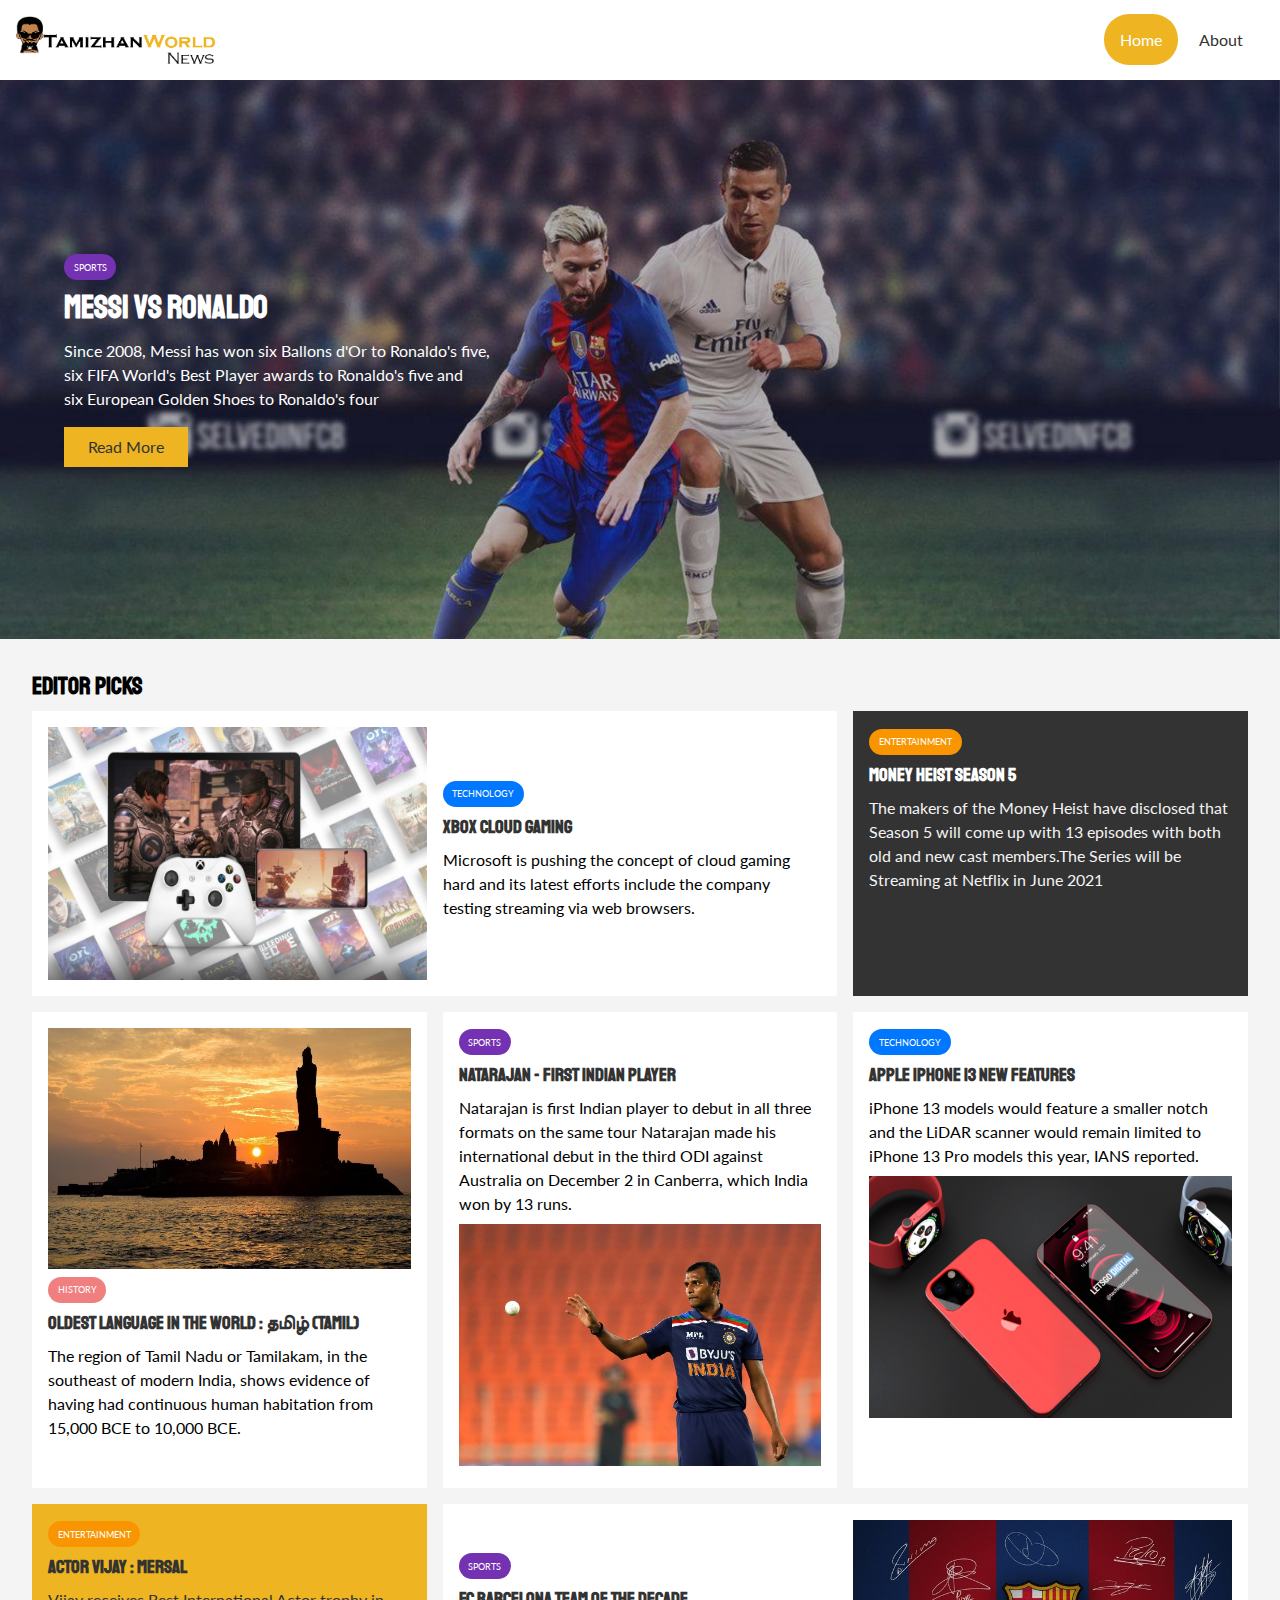
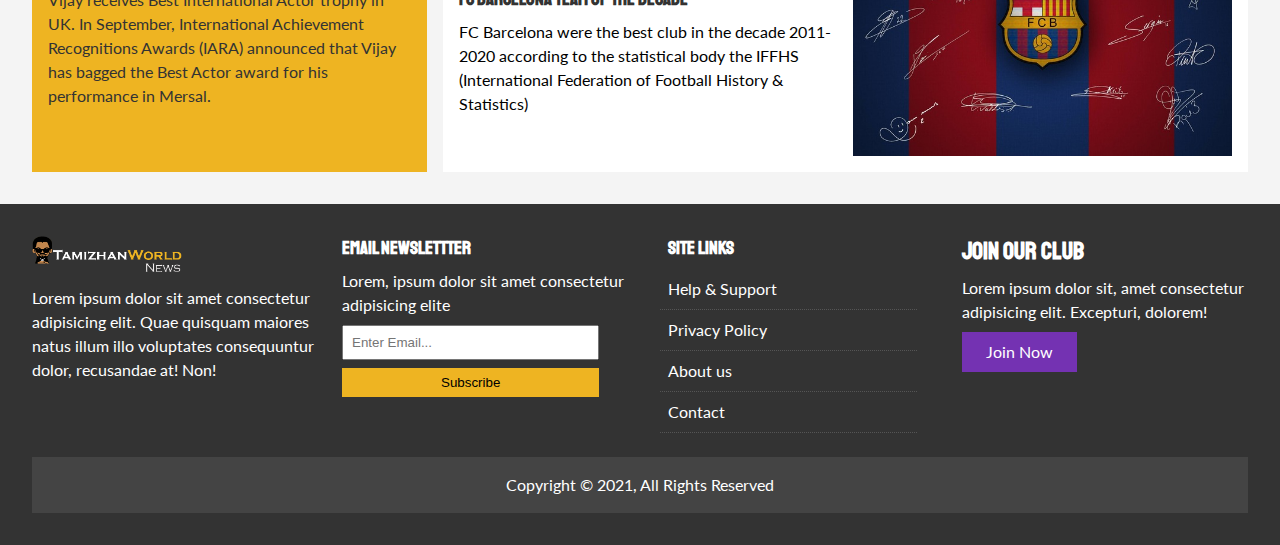
<file: index.html>
<!DOCTYPE html>
<html lang="en">

<head>
  <meta charset="UTF-8">
  <meta http-equiv="X-UA-Compatible" content="IE=edge">
  <meta name="viewport" content="width=device-width, initial-scale=1.0">
  <link rel="stylesheet" href="https://pro.fontawesome.com/releases/v5.10.0/css/all.css"
 integrity="sha384-AYmEC3Yw5cVb3ZcuHtOA93w35dYTsvhLPVnYs9eStHfGJvOvKxVfELGroGkvsg+p" crossorigin="anonymous" />
  <link href="https://fonts.googleapis.com/css?family=Lato|Staatliches" rel="stylesheet">
  <link rel="stylesheet" href="css/style.css">
  <link rel="stylesheet" media="screen and (max-width: 768px)" href="css/mobile.css">
  <link rel="shortcut icon" type="image/x-icon" href="favicon.ico">
  <title>TAMIZHANWORLD | Latest News</title>
</head>

<body>
  <nav id="main-nav">
    <div class="container">
      <img src="img/logo.png" alt="logo" class="logo">
      <div class="social">
        <a href="https://www.facebook.com/tamiizhanworld/" target="_blank"><i class="fab fa-facebook fa-2x"></i></a>
        <a href="https://twitter.com/tamizhanworld1" target="_blank"><i class="fab fa-twitter fa-2x"></i></a>
        <a href="https://www.instagram.com/tamizhanworld.memes" target="_blank"><i
            class="fab fa-instagram fa-2x"></i></a>
        <a href="https://t.me/tamizhanworld" target="_blank"><i class="fab fa-telegram fa-2x"></i></a>
        <a href="https://www.youtube.com/channel/UCxXfNey7vyPsLWOIuSUCfew" target="_blank"><i
            class="fab fa-youtube fa-2x"></i></a>
      </div>
      <ul>
        <li><a class="current" href="index.html">Home</a></li>
        <li><a href="about.html">About</a></li>
      </ul>
    </div>
  </nav>
  <!-- ShowCase -->
  <header id="showcase">
    <div class="container">
      <div class="showcase-container">
        <div class="showcase-content">
          <div class="category category-sports">Sports</div>
          <h1>Messi vs Ronaldo</h1>
          <p>Since 2008, Messi has won six Ballons d'Or to Ronaldo's five,<br>
            six FIFA World's Best Player awards to Ronaldo's five and
            <br> six European Golden Shoes to Ronaldo's four
          </p>
          <a href="readmore.html" class="btn btn-primary">Read More</a>
        </div>
      </div>
    </div>
  </header>
  <!-- Home Article -->
  <section id="home-article" class="py-2">
    <div class="container">
      <h2>Editor Picks</h2>
      <div class="article-container">
        <article class="card">
          <img src="img/articles/game1.jpg" alt="">
          <div>
            <div class="category category-tech">Technology</div>
            <h3>
              <a href="article.html">Xbox Cloud Gaming</a>
            </h3>
            <p>Microsoft is pushing the concept of cloud gaming hard and its latest efforts include the company testing
              streaming via
              web browsers.</p>
          </div>
        </article>
        <article class="card bg-dark">
          <div class="category category-ent">Entertainment</div>
          <h3>
            <a href="article.html">Money Heist Season 5</a>
          </h3>
          <p>The makers of the Money Heist have disclosed that Season 5 will come up with 13 episodes
            with both old and new cast members.The Series will be Streaming at Netflix in June 2021</p>
        </article>
        <article class="card">
          <img src="img/articles/history.jpg" alt="">
          <div class="category category-history">History</div>
          <h3>
            <a href="history.html">Oldest Language in the world : தமிழ் (Tamil)</a>
          </h3>
          <p>The region of Tamil Nadu or Tamilakam, in the southeast of modern India,
            shows evidence of having had continuous human
            habitation from 15,000 BCE to 10,000 BCE.
          </p>
        </article>
        <article class="card">
          <div  class="category category-sports">Sports</div>
          <h3>
            <a href="nattu.html">Natarajan - First Indian Player</a>
          </h3>
          <p>Natarajan is first Indian player to debut in all three formats on the same tour
            Natarajan made his international debut in the third ODI against Australia on December 2 in Canberra,
            which India won by 13 runs.</p>
          <img src="img/articles/nattu.jpg" alt="Natarajan">
        </article>
        <article class="card">
          <div class="category category-tech">Technology</div>
          <h3>
            <a href="article.html">Apple iPhone 13 New Features</a>
          </h3>
          <p>iPhone 13 models would feature a smaller notch and the LiDAR scanner
            would remain limited to iPhone 13 Pro models this
            year, IANS reported.</p>
          <img src="img/articles/tech.png" alt="Natarajan">
        </article>
        <article class="card bg-primary">
          <div class="category category-ent">Entertainment</div>
          <h3>
            <a href="article.html">Actor Vijay : Mersal</a>
          </h3>
          <p>Vijay receives Best International Actor trophy in UK. In September,
            International Achievement Recognitions Awards (IARA)
            announced that Vijay has bagged the Best Actor award for his performance in Mersal.</p>
        </article>
        <article class="card">
          <div>
            <div class="category category-sports">Sports</div>
            <h3>
              <a href="football.html">FC Barcelona Team of The Decade</a>
            </h3>
            <p>FC Barcelona were the best club in the decade
              2011-2020 according to the statistical body the IFFHS (International
              Federation of Football History & Statistics)</p>
          </div>
          <img src="img/articles/barcelona.jpg" alt="barca">
        </article>
      </div>
    </div>
  </section>
  <!-- Footer -->
  <footer id="footer" class="py-2">
    <div class="container footer-container">
      <div>
        <img src="img/logo1.png" alt="Tamizhanworld">
        <p>Lorem ipsum dolor sit amet consectetur adipisicing elit. Quae quisquam maiores natus
          illum illo voluptates consequuntur dolor, recusandae at! Non!</p>
      </div>
      <div>
        <h3>Email Newslettter</h3>
        <p>Lorem, ipsum dolor sit amet consectetur adipisicing elite</p>
        <form name="contact" method="POST" data-netlify="true">
          <input type="email" name="email" placeholder="Enter Email...">
          <input type="submit" value="Subscribe" class="btn btn-primary">
        </form>
      </div>
      <div id="list1">
        <h3>Site Links</h3>
        <ul class="list">
          <li><a href="">Help & Support</a></li>
          <li><a href="">Privacy Policy</a></li>
          <li><a href="">About us</a></li>
          <li><a href="">Contact</a></li>
        </ul>
      </div>
      <div>
        <h2>Join our Club</h2>
        <p>Lorem ipsum dolor sit, amet consectetur adipisicing elit. Excepturi, dolorem!</p>
        <a href="#" class="btn btn-secondary">Join Now</a>
      </div>
      <div>
        <p>Copyright &copy; 2021, All Rights Reserved </p>
      </div>
    </div>
  </footer>
</body>

</html>
</file>
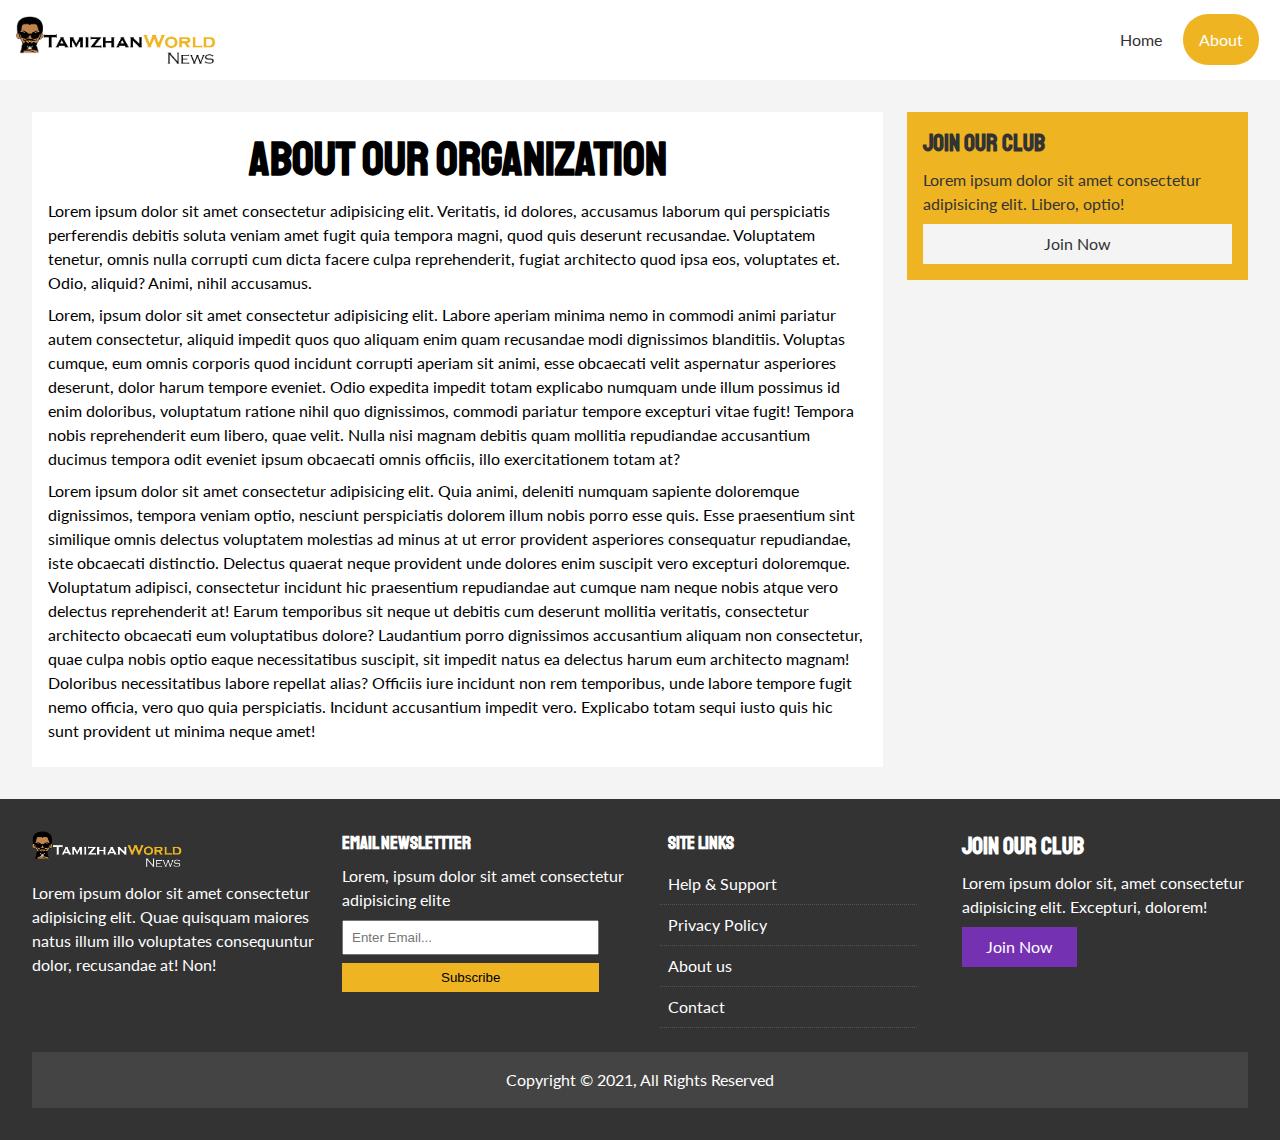
<file: about.html>
<!DOCTYPE html>
<html lang="en">

<head>
       <meta charset="UTF-8">
       <meta http-equiv="X-UA-Compatible" content="IE=edge">
       <meta name="viewport" content="width=device-width, initial-scale=1.0">
       <link rel="stylesheet" href="https://pro.fontawesome.com/releases/v5.10.0/css/all.css"
              integrity="sha384-AYmEC3Yw5cVb3ZcuHtOA93w35dYTsvhLPVnYs9eStHfGJvOvKxVfELGroGkvsg+p"
              crossorigin="anonymous" />
       <link href="https://fonts.googleapis.com/css?family=Lato|Staatliches" rel="stylesheet">
       <link rel="stylesheet" href="css/style.css">
       <link rel="stylesheet" media="screen and (max-width: 768px)" href="css/mobile.css">
       <link rel="shortcut icon" type="image/x-icon" href="favicon.ico">
       <title>TAMIZHANWORLD | About </title>
</head>

<body>
       <!-- Navbar -->
       <nav id="main-nav">
              <div class="container">
                     <img src="img/logo.png" alt="logo" class="logo">
                     <div class="social">
                            <a href="https://www.facebook.com/tamiizhanworld/" target="_blank"><i
                                          class="fab fa-facebook fa-2x"></i></a>
                            <a href="https://twitter.com/tamizhanworld1" target="_blank"><i
                                          class="fab fa-twitter fa-2x"></i></a>
                            <a href="https://www.instagram.com/tamizhanworld.memes" target="_blank"><i
                                          class="fab fa-instagram fa-2x"></i></a>
                            <a href="https://t.me/tamizhanworld" target="_blank"><i
                                          class="fab fa-telegram fa-2x"></i></a>
                            <a href="https://www.youtube.com/channel/UCxXfNey7vyPsLWOIuSUCfew" target="_blank"><i
                                          class="fab fa-youtube fa-2x"></i></a>
                     </div>
                     <ul>
                            <li><a  href="index.html">Home</a></li>
                            <li><a class="current" href="about.html">About</a></li>
                     </ul>
              </div>
       </nav>

       <section id="about">
              <div class="container">
                     <div class="page-container">
                            <article class="card">
                                   <h1 class="l-heading">About our Organization</h1>
                                   <p>Lorem ipsum dolor sit amet consectetur adipisicing elit. Veritatis, id dolores, accusamus laborum qui perspiciatis perferendis debitis soluta veniam amet fugit quia tempora magni, quod quis deserunt recusandae. Voluptatem tenetur, omnis nulla corrupti cum dicta facere culpa reprehenderit, fugiat architecto quod ipsa eos, voluptates et. Odio, aliquid? Animi, nihil accusamus.</p>
                                   <p>Lorem, ipsum dolor sit amet consectetur adipisicing elit. Labore aperiam minima nemo in commodi animi pariatur autem consectetur, aliquid impedit quos quo aliquam enim quam recusandae modi dignissimos blanditiis. Voluptas cumque, eum omnis corporis quod incidunt corrupti aperiam sit animi, esse obcaecati velit aspernatur asperiores deserunt, dolor harum tempore eveniet. Odio expedita impedit totam explicabo numquam unde illum possimus id enim doloribus, voluptatum ratione nihil quo dignissimos, commodi pariatur tempore excepturi vitae fugit! Tempora nobis reprehenderit eum libero, quae velit. Nulla nisi magnam debitis quam mollitia repudiandae accusantium ducimus tempora odit eveniet ipsum obcaecati omnis officiis, illo exercitationem totam at?</p>
                                   <p>Lorem ipsum dolor sit amet consectetur adipisicing elit. Quia animi, deleniti numquam sapiente doloremque dignissimos, tempora veniam optio, nesciunt perspiciatis dolorem illum nobis porro esse quis. Esse praesentium sint similique omnis delectus voluptatem molestias ad minus at ut error provident asperiores consequatur repudiandae, iste obcaecati distinctio. Delectus quaerat neque provident unde dolores enim suscipit vero excepturi doloremque. Voluptatum adipisci, consectetur incidunt hic praesentium repudiandae aut cumque nam neque nobis atque vero delectus reprehenderit at! Earum temporibus sit neque ut debitis cum deserunt mollitia veritatis, consectetur architecto obcaecati eum voluptatibus dolore? Laudantium porro dignissimos accusantium aliquam non consectetur, quae culpa nobis optio eaque necessitatibus suscipit, sit impedit natus ea delectus harum eum architecto magnam! Doloribus necessitatibus labore repellat alias? Officiis iure incidunt non rem temporibus, unde labore tempore fugit nemo officia, vero quo quia perspiciatis. Incidunt accusantium impedit vero. Explicabo totam sequi iusto quis hic sunt provident ut minima neque amet!</p>
                            </article>
                            <aside class="card bg-primary">
                                   <h2>Join Our Club</h2>
                                   <p>Lorem ipsum dolor sit amet consectetur adipisicing elit. Libero, optio!</p>
                                   <a href="#" class="btn btn-light btn-block">Join Now</a>
                            </aside>
                     </div>
              </div>
       </section>
      
       <!-- Footer -->
       <footer id="footer" class="py-2">
              <div class="container footer-container">
                     <div>
                            <img src="img/logo1.png" alt="Tamizhanworld">
                            <p>Lorem ipsum dolor sit amet consectetur adipisicing elit. Quae quisquam maiores natus
                                   illum illo voluptates consequuntur dolor, recusandae at! Non!</p>
                     </div>
                     <div>
                            <h3>Email Newslettter</h3>
                            <p>Lorem, ipsum dolor sit amet consectetur adipisicing elite</p>
                            <form name="contact" method="POST" data-netlify="true">
                                   <input type="email" name="email" placeholder="Enter Email...">
                                   <input type="submit" value="Subscribe" class="btn btn-primary">
                            </form>
                     </div>
                     <div id="list1">
                            <h3>Site Links</h3>
                            <ul class="list">
                                   <li><a href="">Help & Support</a></li>
                                   <li><a href="">Privacy Policy</a></li>
                                   <li><a href="">About us</a></li>
                                   <li><a href="">Contact</a></li>
                            </ul>
                     </div>
                     <div>
                            <h2>Join our Club</h2>
                            <p>Lorem ipsum dolor sit, amet consectetur adipisicing elit. Excepturi, dolorem!</p>
                            <a href="#" class="btn btn-secondary">Join Now</a>
                     </div>
                     <div>
                            <p>Copyright &copy; 2021, All Rights Reserved </p>
                     </div>
              </div>
       </footer>
</body>

</html>
</file>
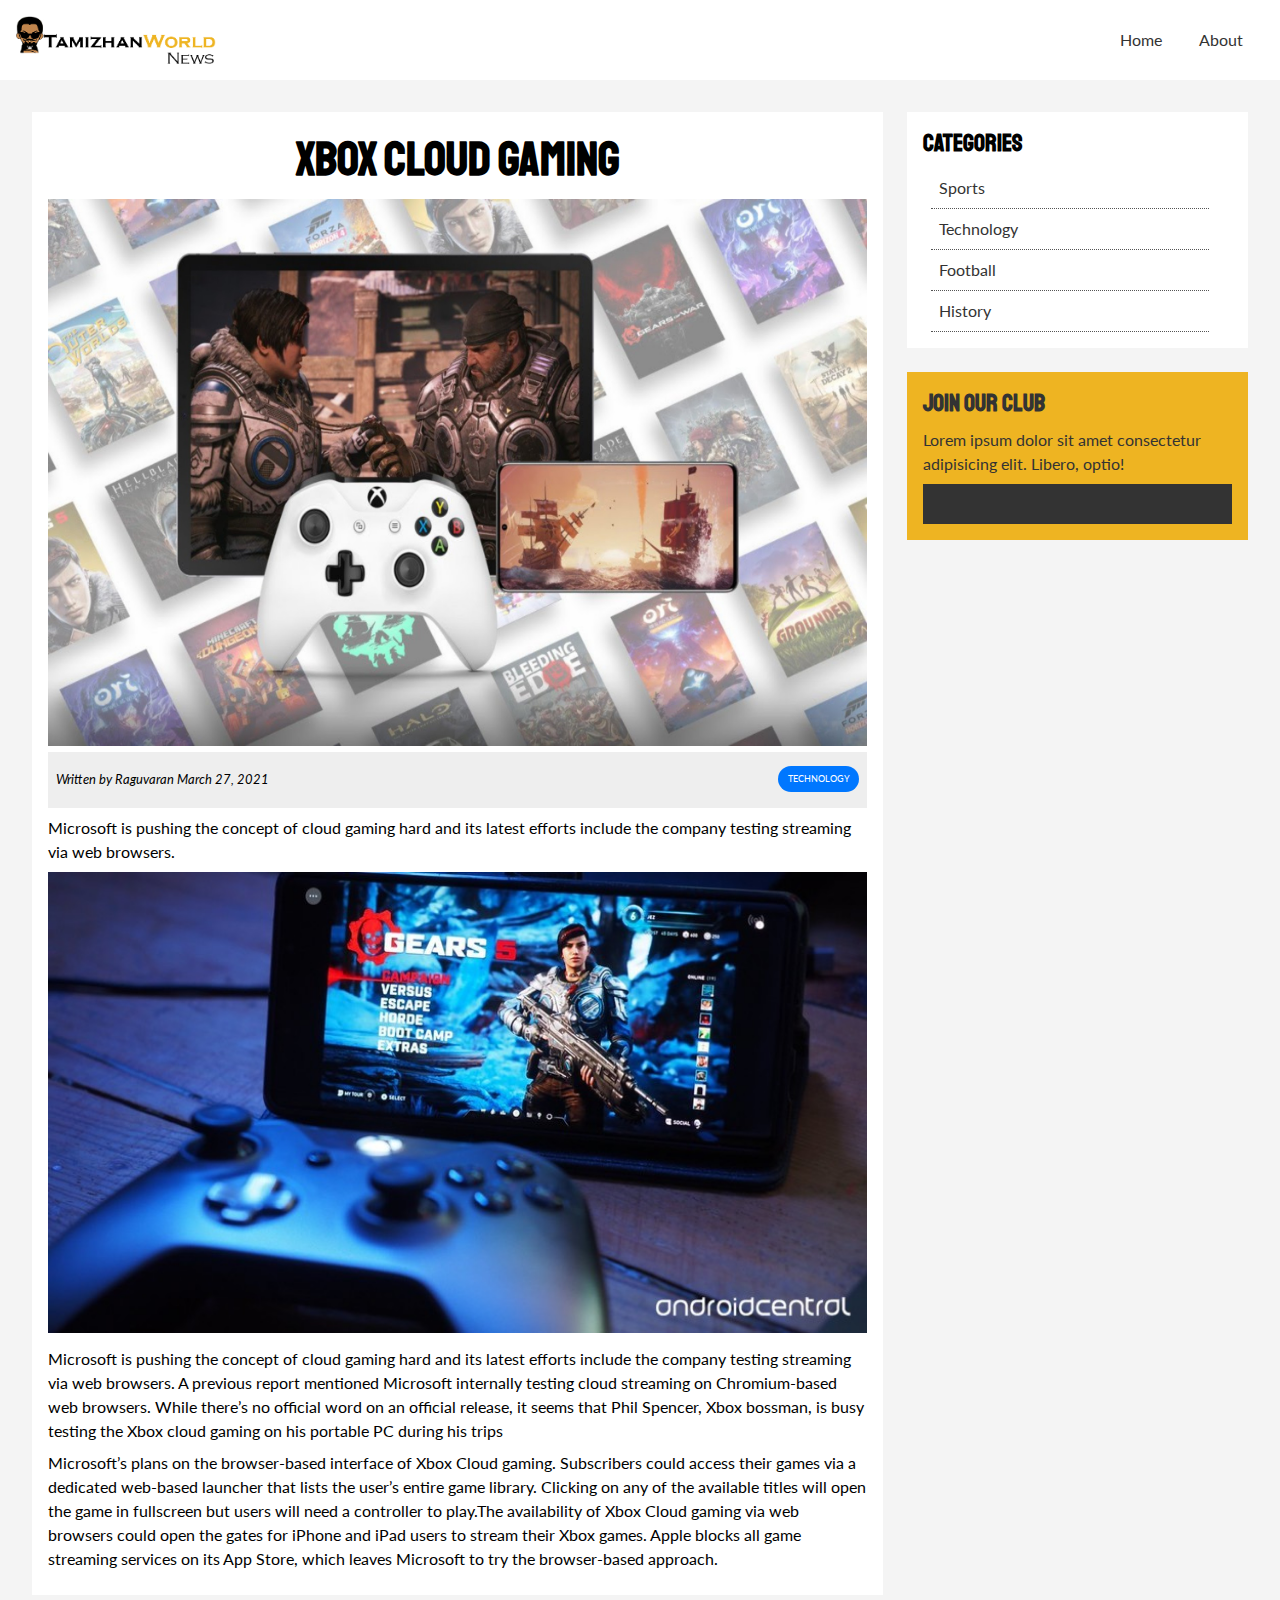
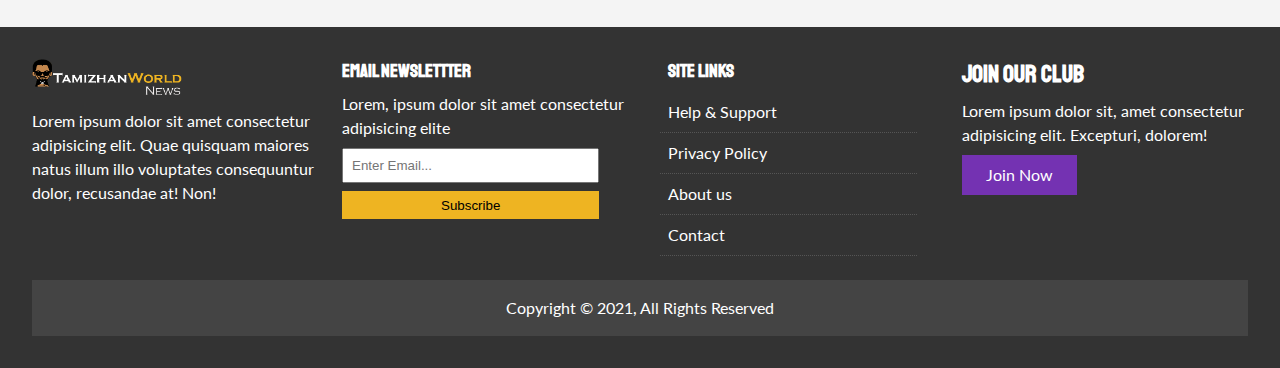
<file: article.html>
<!DOCTYPE html>
<html lang="en">

<head>
       <meta charset="UTF-8">
       <meta http-equiv="X-UA-Compatible" content="IE=edge">
       <meta name="viewport" content="width=device-width, initial-scale=1.0">
       <link rel="stylesheet" href="https://pro.fontawesome.com/releases/v5.10.0/css/all.css"
              integrity="sha384-AYmEC3Yw5cVb3ZcuHtOA93w35dYTsvhLPVnYs9eStHfGJvOvKxVfELGroGkvsg+p"
              crossorigin="anonymous" />
       <link href="https://fonts.googleapis.com/css?family=Lato|Staatliches" rel="stylesheet">
       <link rel="stylesheet" href="css/style.css">
       <link rel="stylesheet" media="screen and (max-width: 768px)" href="css/mobile.css">
       <link rel="shortcut icon" type="image/x-icon" href="favicon.ico">
       <title>TAMIZHANWORLD | Latest News </title>
</head>

<body>
       <!-- Navbar -->
       <nav id="main-nav">
              <div class="container">
                     <img src="img/logo.png" alt="logo" class="logo">
                     <div class="social">
                            <a href="https://www.facebook.com/tamiizhanworld/" target="_blank"><i
                                          class="fab fa-facebook fa-2x"></i></a>
                            <a href="https://twitter.com/tamizhanworld1" target="_blank"><i
                                          class="fab fa-twitter fa-2x"></i></a>
                            <a href="https://www.instagram.com/tamizhanworld.memes" target="_blank"><i
                                          class="fab fa-instagram fa-2x"></i></a>
                            <a href="https://t.me/tamizhanworld" target="_blank"><i
                                          class="fab fa-telegram fa-2x"></i></a>
                            <a href="https://www.youtube.com/channel/UCxXfNey7vyPsLWOIuSUCfew" target="_blank"><i
                                          class="fab fa-youtube fa-2x"></i></a>
                     </div>
                     <ul>
                            <li><a href="index.html">Home</a></li>
                            <li><a  href="about.html">About</a></li>
                     </ul>
              </div>
       </nav>

       <section id="article">
              <div class="container">
                     <div class="page-container">
                            <article class="card">
                                   <h1 class="l-heading">Xbox Cloud Gaming</h1>
                                   <img src="img/articles/game1.jpg" alt="Xbox Cloud Gaming">
                                   <div class="meta">
                                          <small>
                                                 <i class="fas far fa-user">Written by Raguvaran March 27, 2021</i>
                                          </small>
                                          <div class="category category-tech">Technology</div>
                                   </div>
                                   <p>Microsoft is pushing the concept of cloud gaming hard and its latest efforts include the company testing streaming via
                                   web browsers.</p>
                                          <img src="img/articles/game2.jpg" alt="xbox cloud">
                                   <p>Microsoft is pushing the concept of cloud gaming hard and its latest efforts include the company testing streaming via
                                   web browsers. A previous report mentioned Microsoft internally testing cloud streaming on Chromium-based web browsers.
                                   While there’s no official word on an official release, it seems that Phil Spencer, Xbox bossman, is busy testing the
                                   Xbox cloud gaming on his portable PC during his trips</p>
                                   <p>Microsoft’s plans on the browser-based interface of Xbox Cloud gaming. Subscribers could access their games via a
                                   dedicated web-based launcher that lists the user’s entire game library. Clicking on any of the available titles will
                                   open the game in fullscreen but users will need a controller to play.The availability of Xbox Cloud gaming via web
                                   browsers could open the gates for iPhone and iPad users to stream their Xbox games. Apple blocks all game streaming
                                   services on its App Store, which leaves Microsoft to try the browser-based approach.</p>
                            </article>
                            <aside id="categories" class="card">
                                   <h2>Categories</h2>
                                   <ul class="list">
                                          <li><a href="nattu.html"><i class="fas fa-chevron-right"></i>Sports</a></li>
                                          <li><a href="article.html"><i class="fas fa-chevron-right"></i>Technology</a></li>
                                          <li><a href="football.html"><i class="fas fa-chevron-right"></i>Football</a></li>
                                          <li><a href="history.html"><i class="fas fa-chevron-right"></i>History</a></li>
                                         
                                   </ul>

                            </aside>

                             

                            <aside class="card bg-primary">
                                   <h2>Join Our Club</h2>
                                   <p>Lorem ipsum dolor sit amet consectetur adipisicing elit. Libero, optio!</p>
                                   <a href="#" class="btn btn-dark btn-block">Join Now</a>
                            </aside>
                     </div>
              </div>
       </section>

       <!-- Footer -->
       <footer id="footer" class="py-2">
              <div class="container footer-container">
                     <div>
                            <img src="img/logo1.png" alt="Tamizhanworld">
                            <p>Lorem ipsum dolor sit amet consectetur adipisicing elit. Quae quisquam maiores natus
                                   illum illo voluptates consequuntur dolor, recusandae at! Non!</p>
                     </div>
                     <div>
                            <h3>Email Newslettter</h3>
                            <p>Lorem, ipsum dolor sit amet consectetur adipisicing elite</p>
                            <form name="contact" method="POST" data-netlify="true">
                                   <input type="email" name="email" placeholder="Enter Email...">
                                   <input type="submit" value="Subscribe" class="btn btn-primary">
                            </form>
                     </div>
                     <div id="list1">
                            <h3>Site Links</h3>
                            <ul class="list">
                                   <li><a href="">Help & Support</a></li>
                                   <li><a href="">Privacy Policy</a></li>
                                   <li><a href="">About us</a></li>
                                   <li><a href="">Contact</a></li>
                            </ul>
                     </div>
                     <div>
                            <h2>Join our Club</h2>
                            <p>Lorem ipsum dolor sit, amet consectetur adipisicing elit. Excepturi, dolorem!</p>
                            <a href="#" class="btn btn-secondary">Join Now</a>
                     </div>
                     <div>
                            <p>Copyright &copy; 2021, All Rights Reserved </p>
                     </div>
              </div>
       </footer>
</body>

</html>
</file>
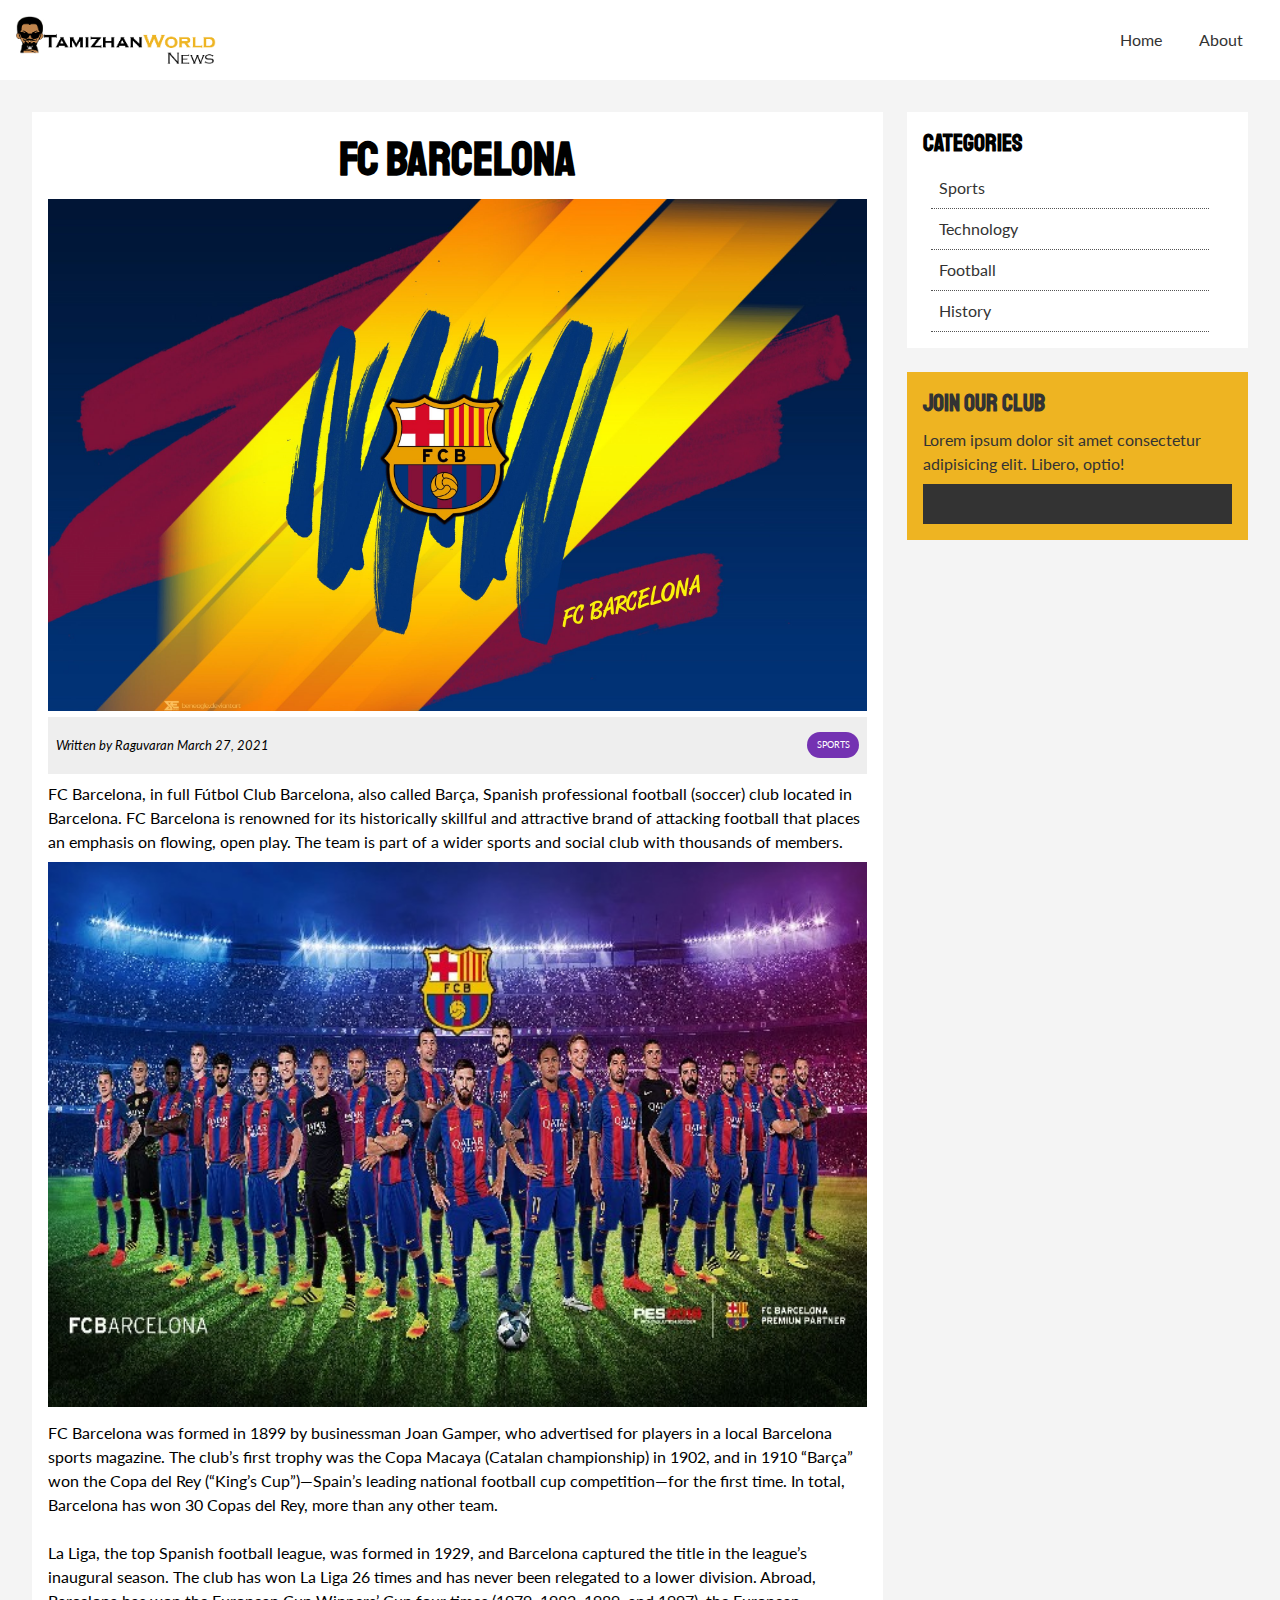
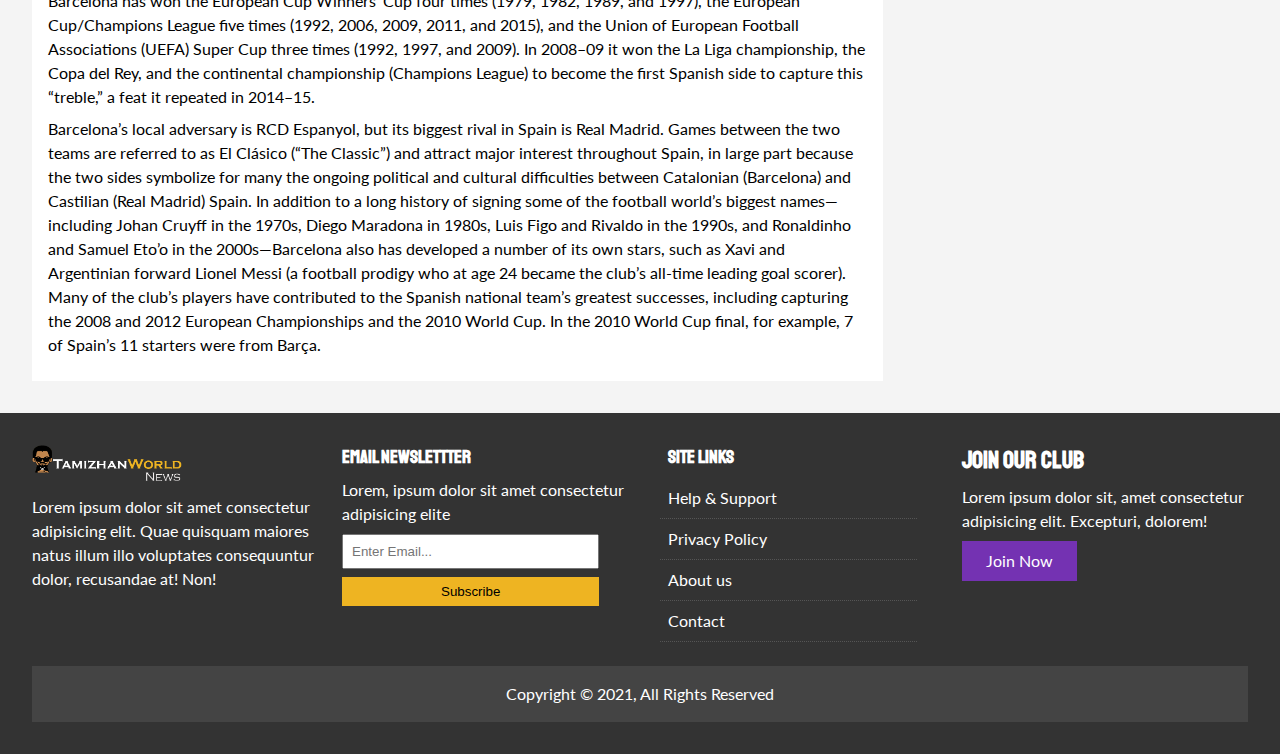
<file: football.html>
<!DOCTYPE html>
<html lang="en">

<head>
       <meta charset="UTF-8">
       <meta http-equiv="X-UA-Compatible" content="IE=edge">
       <meta name="viewport" content="width=device-width, initial-scale=1.0">
       <link rel="stylesheet" href="https://pro.fontawesome.com/releases/v5.10.0/css/all.css"
              integrity="sha384-AYmEC3Yw5cVb3ZcuHtOA93w35dYTsvhLPVnYs9eStHfGJvOvKxVfELGroGkvsg+p"
              crossorigin="anonymous" />
       <link href="https://fonts.googleapis.com/css?family=Lato|Staatliches" rel="stylesheet">
       <link rel="stylesheet" href="css/style.css">
       <link rel="stylesheet" media="screen and (max-width: 768px)" href="css/mobile.css">
       <link rel="shortcut icon" type="image/x-icon" href="favicon.ico">
       <title>TAMIZHANWORLD | Football </title>
</head>

<body>
       <!-- Navbar -->
       <nav id="main-nav">
              <div class="container">
                     <img src="img/logo.png" alt="logo" class="logo">
                     <div class="social">
                            <a href="https://www.facebook.com/tamiizhanworld/" target="_blank"><i
                                          class="fab fa-facebook fa-2x"></i></a>
                            <a href="https://twitter.com/tamizhanworld1" target="_blank"><i
                                          class="fab fa-twitter fa-2x"></i></a>
                            <a href="https://www.instagram.com/tamizhanworld.memes" target="_blank"><i
                                          class="fab fa-instagram fa-2x"></i></a>
                            <a href="https://t.me/tamizhanworld" target="_blank"><i
                                          class="fab fa-telegram fa-2x"></i></a>
                            <a href="https://www.youtube.com/channel/UCxXfNey7vyPsLWOIuSUCfew" target="_blank"><i
                                          class="fab fa-youtube fa-2x"></i></a>
                     </div>
                     <ul>
                            <li><a href="index.html">Home</a></li>
                            <li><a href="about.html">About</a></li>
                     </ul>
              </div>
       </nav>

       <section id="article">
              <div class="container">
                     <div class="page-container">
                            <article class="card">
                                   <h1 class="l-heading">FC Barcelona</h1>
                                   <img src="img/articles/786168.png" alt="Barca logo">
                                   <div class="meta">
                                          <small>
                                                 <i class="fas far fa-user">Written by Raguvaran March 27, 2021</i>
                                          </small>
                                          <div class="category category-sports">Sports</div>
                                   </div>
                                   <p>FC Barcelona, in full Fútbol Club Barcelona, also called Barça, Spanish professional football (soccer) club located in
                                   Barcelona. FC Barcelona is renowned for its historically skillful and attractive brand of attacking football that places
                                   an emphasis on flowing, open play. The team is part of a wider sports and social club with thousands of members.</p>
                                   <img src="img/articles/barca.jpg" alt="FC Barcelona">
                                   <p>FC Barcelona was formed in 1899 by businessman Joan Gamper, who advertised for players in a local Barcelona sports
                                   magazine. The club’s first trophy was the Copa Macaya (Catalan championship) in 1902, and in 1910 “Barça” won the Copa
                                   del Rey (“King’s Cup”)—Spain’s leading national football cup competition—for the first time. In total, Barcelona has won
                                   30 Copas del Rey, more than any other team.<br><br>
                                   
                                   La Liga, the top Spanish football league, was formed in 1929, and Barcelona captured the title in the league’s inaugural
                                   season. The club has won La Liga 26 times and has never been relegated to a lower division. Abroad, Barcelona has won
                                   the European Cup Winners’ Cup four times (1979, 1982, 1989, and 1997), the European Cup/Champions League five times
                                   (1992, 2006, 2009, 2011, and 2015), and the Union of European Football Associations (UEFA) Super Cup three times (1992,
                                   1997, and 2009). In 2008–09 it won the La Liga championship, the Copa del Rey, and the continental championship
                                   (Champions League) to become the first Spanish side to capture this “treble,” a feat it repeated in 2014–15.</p>
                                   <p>Barcelona’s local adversary is RCD Espanyol, but its biggest rival in Spain is Real Madrid. Games between the two teams
                                   are referred to as El Clásico (“The Classic”) and attract major interest throughout Spain, in large part because the two
                                   sides symbolize for many the ongoing political and cultural difficulties between Catalonian (Barcelona) and Castilian
                                   (Real Madrid) Spain. In addition to a long history of signing some of the football world’s biggest names—including Johan
                                   Cruyff in the 1970s, Diego Maradona in 1980s, Luis Figo and Rivaldo in the 1990s, and Ronaldinho and Samuel Eto’o in the
                                   2000s—Barcelona also has developed a number of its own stars, such as Xavi and Argentinian forward Lionel Messi (a
                                   football prodigy who at age 24 became the club’s all-time leading goal scorer). Many of the club’s players have
                                   contributed to the Spanish national team’s greatest successes, including capturing the 2008 and 2012 European
                                   Championships and the 2010 World Cup. In the 2010 World Cup final, for example, 7 of Spain’s 11 starters were from
                                   Barça.
                                   </p>
                            </article>
                            <aside id="categories" class="card">
                                   <h2>Categories</h2>
                                   <ul class="list">
                                          <li><a href="nattu.html"><i class="fas fa-chevron-right"></i>Sports</a></li>
                                          <li><a href="article.html"><i class="fas fa-chevron-right"></i>Technology</a>
                                          </li>
                                          <li><a href="football.html"><i class="fas fa-chevron-right"></i>Football</a>
                                          </li>
                                          <li><a href="history.html"><i class="fas fa-chevron-right"></i>History</a>
                                          </li>

                                   </ul>

                            </aside>



                            <aside class="card bg-primary">
                                   <h2>Join Our Club</h2>
                                   <p>Lorem ipsum dolor sit amet consectetur adipisicing elit. Libero, optio!</p>
                                   <a href="#" class="btn btn-dark btn-block">Join Now</a>
                            </aside>
                     </div>
              </div>
       </section>

       <!-- Footer -->
       <footer id="footer" class="py-2">
              <div class="container footer-container">
                     <div>
                            <img src="/img/logo1.png" alt="Tamizhanworld">
                            <p>Lorem ipsum dolor sit amet consectetur adipisicing elit. Quae quisquam maiores natus
                                   illum illo voluptates consequuntur dolor, recusandae at! Non!</p>
                     </div>
                     <div>
                            <h3>Email Newslettter</h3>
                            <p>Lorem, ipsum dolor sit amet consectetur adipisicing elite</p>
                            <form name="contact" method="POST" data-netlify="true">
                                   <input type="email" name="email" placeholder="Enter Email...">
                                   <input type="submit" value="Subscribe" class="btn btn-primary">
                            </form>
                     </div>
                     <div id="list1">
                            <h3>Site Links</h3>
                            <ul class="list">
                                   <li><a href="">Help & Support</a></li>
                                   <li><a href="">Privacy Policy</a></li>
                                   <li><a href="">About us</a></li>
                                   <li><a href="">Contact</a></li>
                            </ul>
                     </div>
                     <div>
                            <h2>Join our Club</h2>
                            <p>Lorem ipsum dolor sit, amet consectetur adipisicing elit. Excepturi, dolorem!</p>
                            <a href="#" class="btn btn-secondary">Join Now</a>
                     </div>
                     <div>
                            <p>Copyright &copy; 2021, All Rights Reserved </p>
                     </div>
              </div>
       </footer>
</body>

</html>
</file>
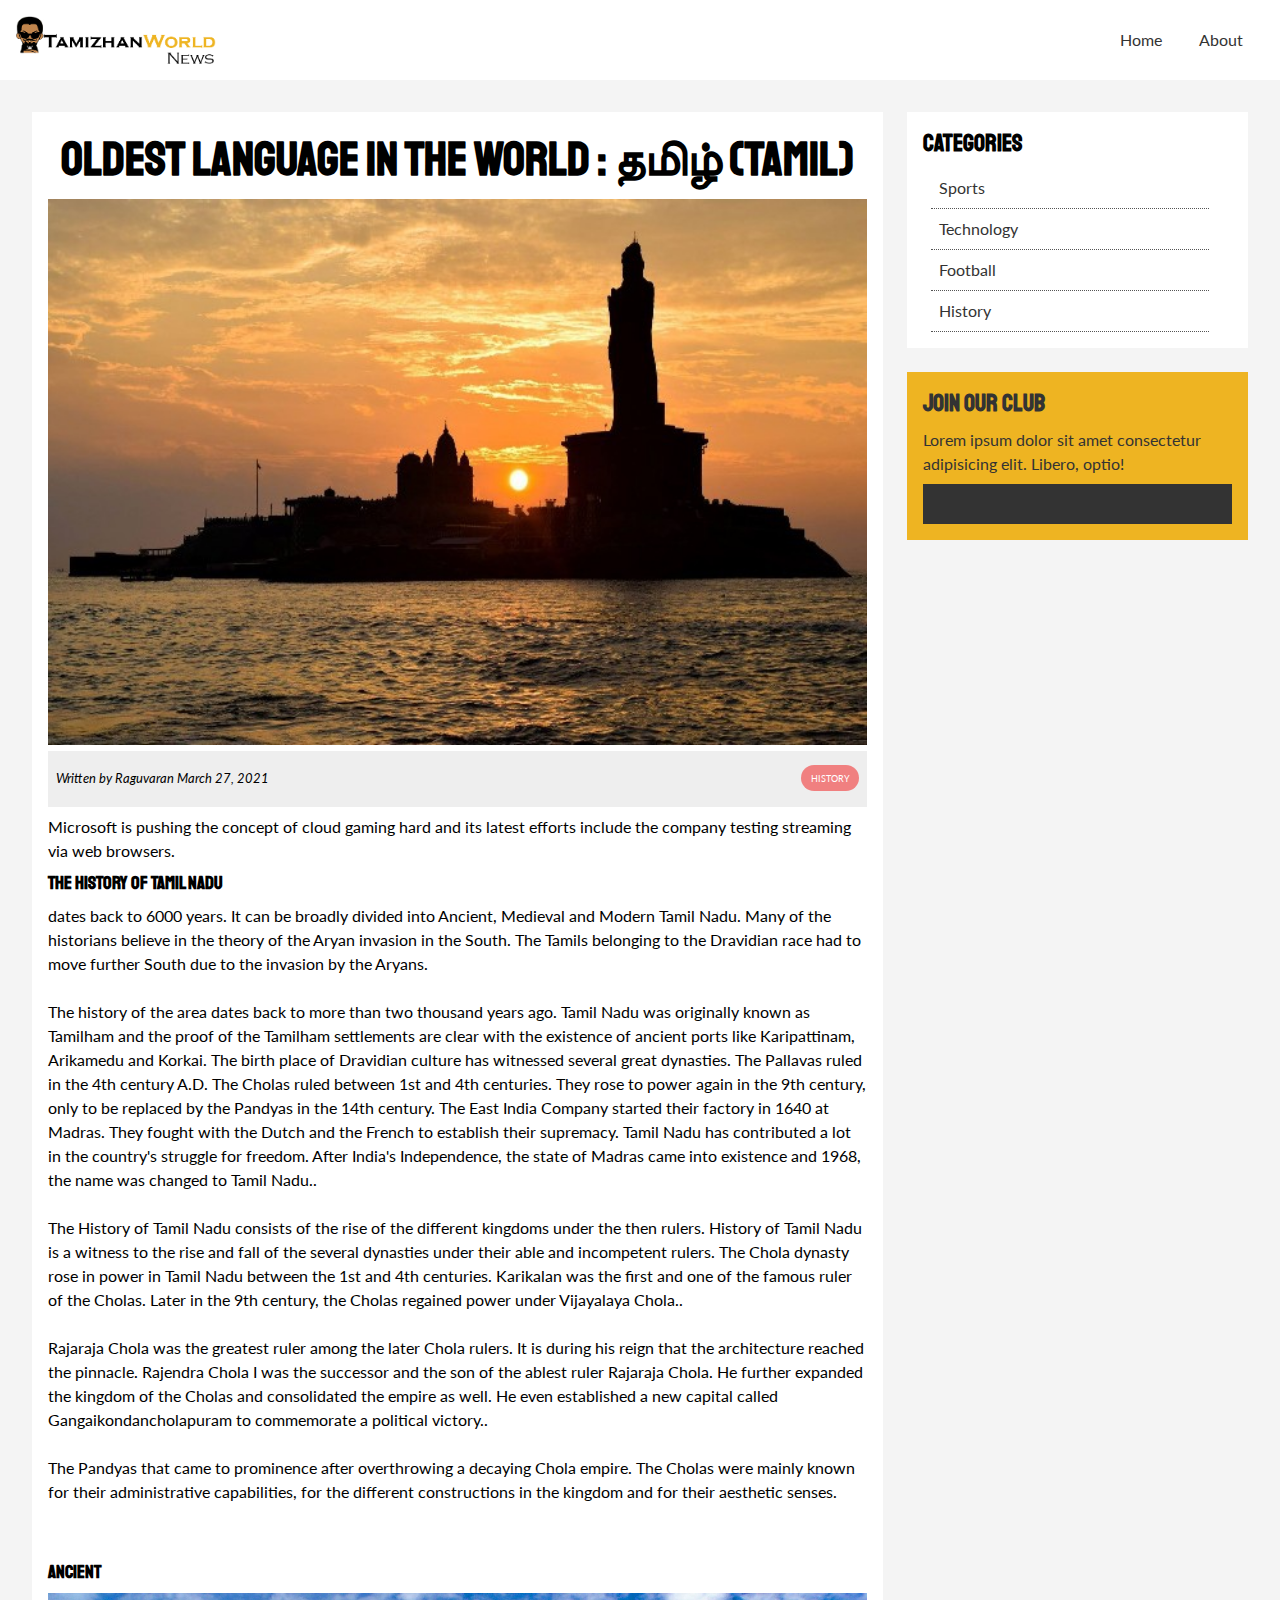
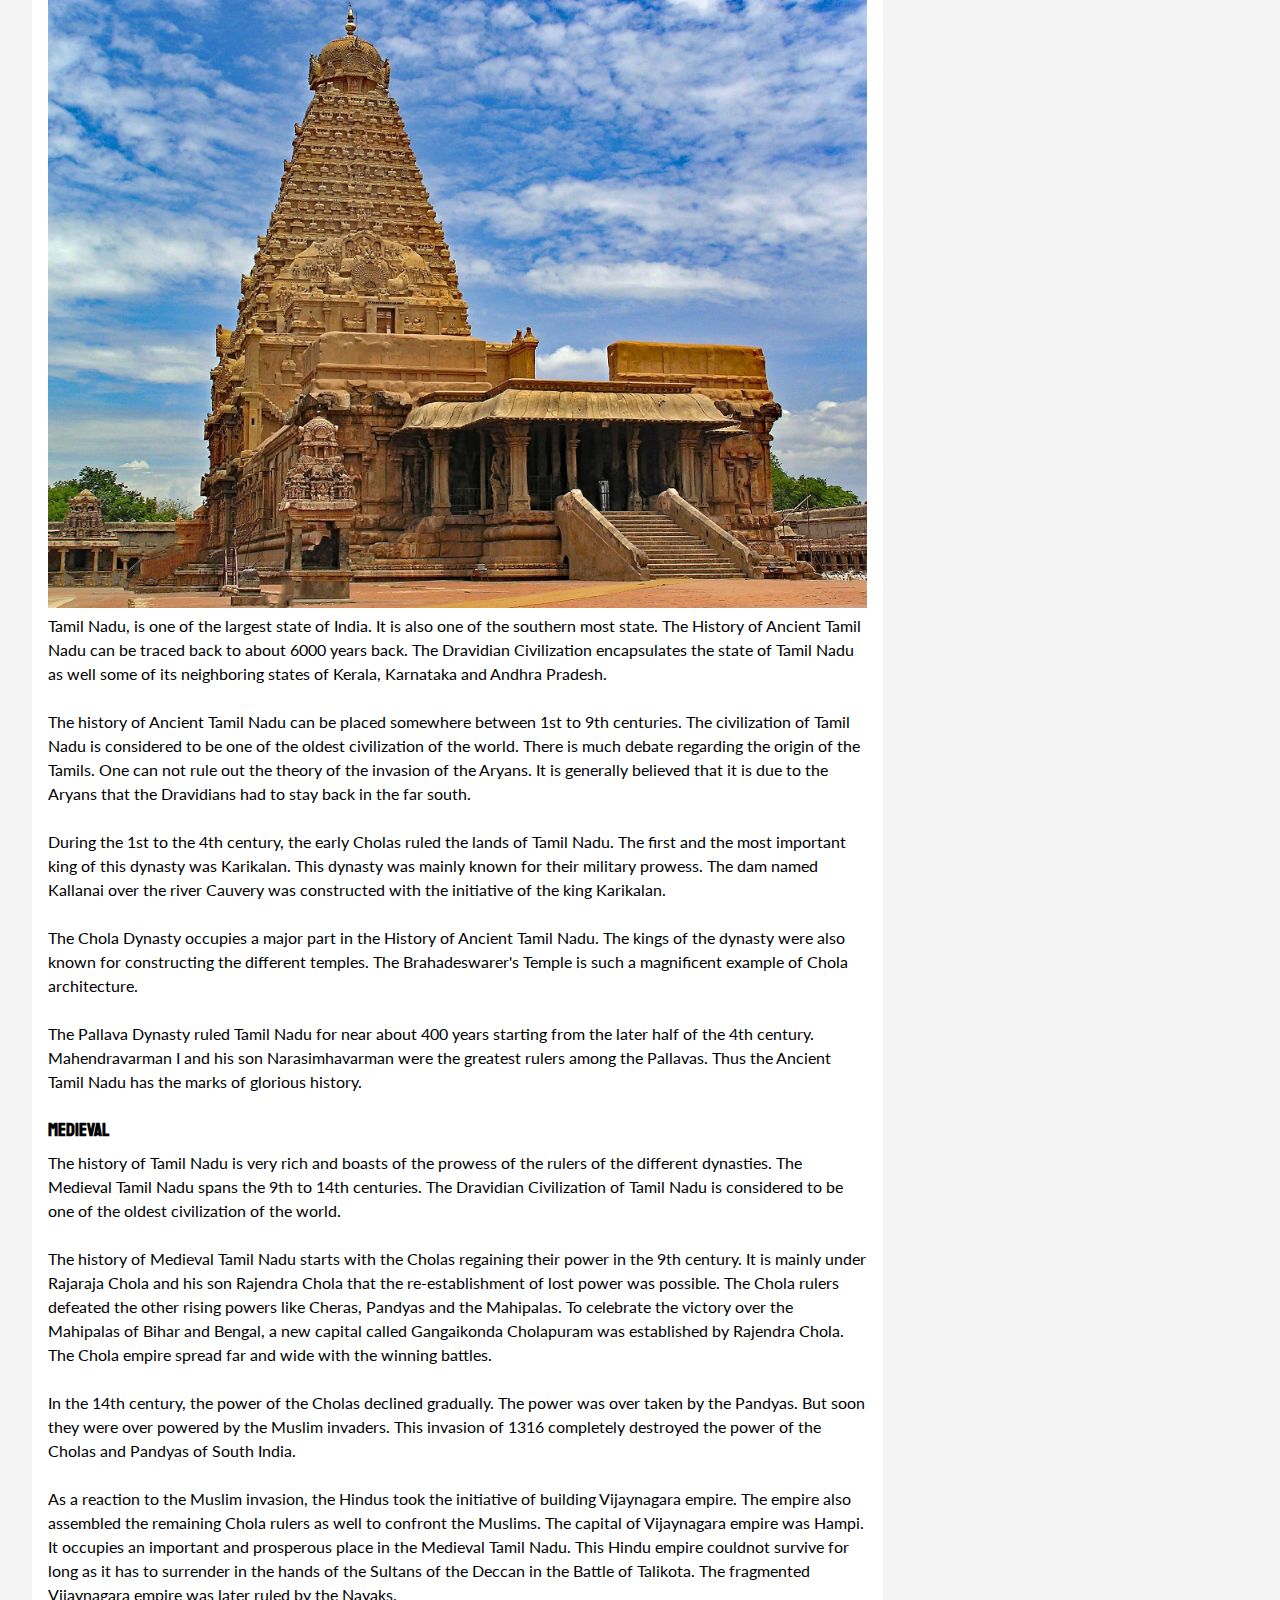
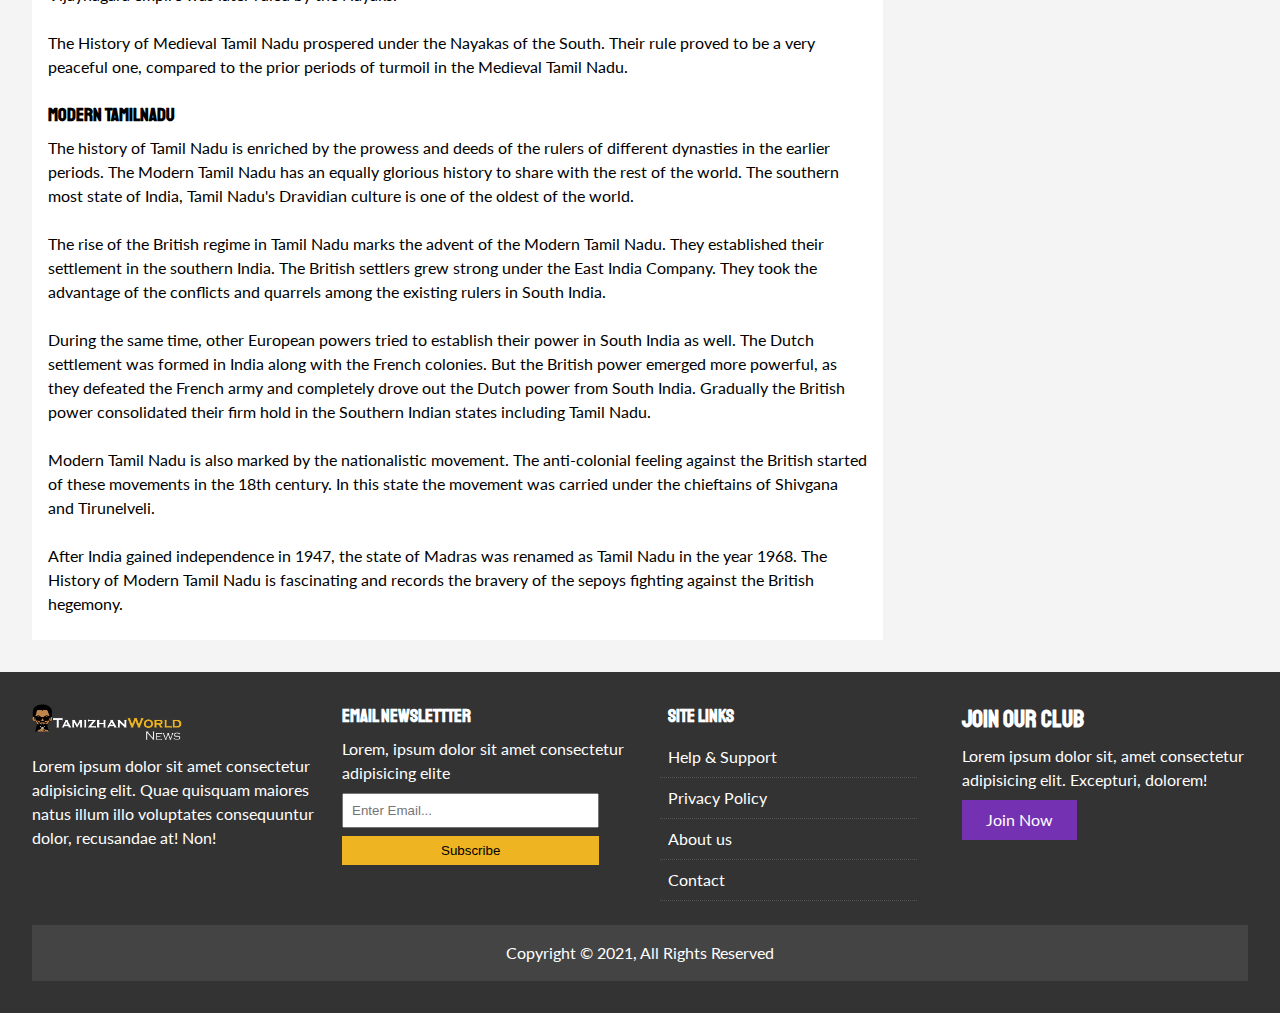
<file: history.html>
<!DOCTYPE html>
<html lang="en">

<head>
       <meta charset="UTF-8">
       <meta http-equiv="X-UA-Compatible" content="IE=edge">
       <meta name="viewport" content="width=device-width, initial-scale=1.0">
       <link rel="stylesheet" href="https://pro.fontawesome.com/releases/v5.10.0/css/all.css"
              integrity="sha384-AYmEC3Yw5cVb3ZcuHtOA93w35dYTsvhLPVnYs9eStHfGJvOvKxVfELGroGkvsg+p"
              crossorigin="anonymous" />
       <link href="https://fonts.googleapis.com/css?family=Lato|Staatliches" rel="stylesheet">
       <link rel="stylesheet" href="css/style.css">
       <link rel="stylesheet" media="screen and (max-width: 768px)" href="css/mobile.css">
       <link rel="shortcut icon" type="image/x-icon" href="favicon.ico">
       <title>TAMIZHANWORLD | History Of Tamil  </title>
</head>

<body>
       <!-- Navbar -->
       <nav id="main-nav">
              <div class="container">
                     <img src="img/logo.png" alt="logo" class="logo">
                     <div class="social">
                            <a href="https://www.facebook.com/tamiizhanworld/" target="_blank"><i
                                          class="fab fa-facebook fa-2x"></i></a>
                            <a href="https://twitter.com/tamizhanworld1" target="_blank"><i
                                          class="fab fa-twitter fa-2x"></i></a>
                            <a href="https://www.instagram.com/tamizhanworld.memes" target="_blank"><i
                                          class="fab fa-instagram fa-2x"></i></a>
                            <a href="https://t.me/tamizhanworld" target="_blank"><i
                                          class="fab fa-telegram fa-2x"></i></a>
                            <a href="https://www.youtube.com/channel/UCxXfNey7vyPsLWOIuSUCfew" target="_blank"><i
                                          class="fab fa-youtube fa-2x"></i></a>
                     </div>
                     <ul>
                            <li><a href="index.html">Home</a></li>
                            <li><a href="about.html">About</a></li>
                     </ul>
              </div>
       </nav>

       <section id="article">
              <div class="container">
                     <div class="page-container">
                            <article class="card">
                                   <h1 class="l-heading">Oldest Language in the world : தமிழ் (Tamil)</h1>
                                   <img src="img/articles/history.jpg" alt="Tamil">
                                   <div class="meta">
                                          <small>
                                                 <i class="fas far fa-user">Written by Raguvaran March 27, 2021</i>
                                          </small>
                                          <div class="category category-history">History</div>
                                   </div>
                                   <p>Microsoft is pushing the concept of cloud gaming hard and its latest efforts
                                          include the company testing streaming via
                                          web browsers.</p>
                                          <h3>The History of Tamil Nadu</h3>
                                          <p>dates back to 6000 years. It can be broadly divided into Ancient, Medieval and Modern Tamil
                                                 Nadu. Many of the historians believe in the theory of the Aryan invasion in the South. The Tamils belonging to the
                                                 Dravidian race had to move further South due to the invasion by the Aryans.<br><br>
                                                 
                                                 The history of the area dates back to more than two thousand years ago. Tamil Nadu was originally known as Tamilham and
                                                 the proof of the Tamilham settlements are clear with the existence of ancient ports like Karipattinam, Arikamedu and
                                                 Korkai. The birth place of Dravidian culture has witnessed several great dynasties. The Pallavas ruled in the 4th
                                                 century A.D. The Cholas ruled between 1st and 4th centuries. They rose to power again in the 9th century, only to be
                                                 replaced by the Pandyas in the 14th century. The East India Company started their factory in 1640 at Madras. They fought
                                                 with the Dutch and the French to establish their supremacy. Tamil Nadu has contributed a lot in the country's struggle
                                                 for freedom. After India's Independence, the state of Madras came into existence and 1968, the name was changed to Tamil
                                                 Nadu..<br><br>
                                                 
                                                 The History of Tamil Nadu consists of the rise of the different kingdoms under the then rulers. History of Tamil Nadu is
                                                 a witness to the rise and fall of the several dynasties under their able and incompetent rulers. The Chola dynasty rose
                                                 in power in Tamil Nadu between the 1st and 4th centuries. Karikalan was the first and one of the famous ruler of the
                                                 Cholas. Later in the 9th century, the Cholas regained power under Vijayalaya Chola..<br><br>
                                                 
                                                 Rajaraja Chola was the greatest ruler among the later Chola rulers. It is during his reign that the architecture reached
                                                 the pinnacle. Rajendra Chola I was the successor and the son of the ablest ruler Rajaraja Chola. He further expanded the
                                                 kingdom of the Cholas and consolidated the empire as well. He even established a new capital called
                                                 Gangaikondancholapuram to commemorate a political victory..<br><br>
                                                 
                                                 The Pandyas that came to prominence after overthrowing a decaying Chola empire. The Cholas were mainly known for their
                                                 administrative capabilities, for the different constructions in the kingdom and for their aesthetic senses.</p><br><br>
                                                 
                                                 <h3>Ancient</h3>
                                                 <img src="img/articles/tamil2.jpg" alt="Tamil Nadu">
                                                 
                                   Tamil Nadu, is one of the largest state of India. It is also one of the southern most state. The History of Ancient
                                   Tamil Nadu can be traced back to about 6000 years back. The Dravidian Civilization encapsulates the state of Tamil Nadu
                                   as well some of its neighboring states of Kerala, Karnataka and Andhra Pradesh.<br><br>
                                   
                                   The history of Ancient Tamil Nadu can be placed somewhere between 1st to 9th centuries. The civilization of Tamil Nadu
                                   is considered to be one of the oldest civilization of the world. There is much debate regarding the origin of the
                                   Tamils. One can not rule out the theory of the invasion of the Aryans. It is generally believed that it is due to the
                                   Aryans that the Dravidians had to stay back in the far south.<br><br>
                                   
                                   During the 1st to the 4th century, the early Cholas ruled the lands of Tamil Nadu. The first and the most important king
                                   of this dynasty was Karikalan. This dynasty was mainly known for their military prowess. The dam named Kallanai over the
                                   river Cauvery was constructed with the initiative of the king Karikalan.<br><br>
                                   
                                   The Chola Dynasty occupies a major part in the History of Ancient Tamil Nadu. The kings of the dynasty were also known
                                   for constructing the different temples. The Brahadeswarer's Temple is such a magnificent example of Chola architecture.
                                   <br><br>
                                   The Pallava Dynasty ruled Tamil Nadu for near about 400 years starting from the later half of the 4th century.
                                   Mahendravarman I and his son Narasimhavarman were the greatest rulers among the Pallavas. Thus the Ancient Tamil Nadu
                                   has the marks of glorious history.<br><br>
                                   
                                   
                                   
                                   <h3>Medieval</h3>
                                   
                                   The history of Tamil Nadu is very rich and boasts of the prowess of the rulers of the different dynasties. The Medieval
                                   Tamil Nadu spans the 9th to 14th centuries. The Dravidian Civilization of Tamil Nadu is considered to be one of the
                                   oldest civilization of the world.<br><br>
                                   
                                   The history of Medieval Tamil Nadu starts with the Cholas regaining their power in the 9th century. It is mainly under
                                   Rajaraja Chola and his son Rajendra Chola that the re-establishment of lost power was possible. The Chola rulers
                                   defeated the other rising powers like Cheras, Pandyas and the Mahipalas. To celebrate the victory over the Mahipalas of
                                   Bihar and Bengal, a new capital called Gangaikonda Cholapuram was established by Rajendra Chola. The Chola empire spread
                                   far and wide with the winning battles.<br><br>
                                   
                                   In the 14th century, the power of the Cholas declined gradually. The power was over taken by the Pandyas. But soon they
                                   were over powered by the Muslim invaders. This invasion of 1316 completely destroyed the power of the Cholas and Pandyas
                                   of South India.<br><br>
                                   
                                   As a reaction to the Muslim invasion, the Hindus took the initiative of building Vijaynagara empire. The empire also
                                   assembled the remaining Chola rulers as well to confront the Muslims. The capital of Vijaynagara empire was Hampi. It
                                   occupies an important and prosperous place in the Medieval Tamil Nadu. This Hindu empire couldnot survive for long as it
                                   has to surrender in the hands of the Sultans of the Deccan in the Battle of Talikota. The fragmented Vijaynagara empire
                                   was later ruled by the Nayaks.<br><br>
                                   
                                   The History of Medieval Tamil Nadu prospered under the Nayakas of the South. Their rule proved to be a very peaceful
                                   one, compared to the prior periods of turmoil in the Medieval Tamil Nadu.<br><br>
                                   
                                   <h3> Modern Tamilnadu</h3>
                                   
                                   The history of Tamil Nadu is enriched by the prowess and deeds of the rulers of different dynasties in the earlier
                                   periods. The Modern Tamil Nadu has an equally glorious history to share with the rest of the world. The southern most
                                   state of India, Tamil Nadu's Dravidian culture is one of the oldest of the world.<br><br>
                                   
                                   The rise of the British regime in Tamil Nadu marks the advent of the Modern Tamil Nadu. They established their
                                   settlement in the southern India. The British settlers grew strong under the East India Company. They took the advantage
                                   of the conflicts and quarrels among the existing rulers in South India.<br><br>
                                   
                                   
                                   During the same time, other European powers tried to establish their power in South India as well. The Dutch settlement
                                   was formed in India along with the French colonies. But the British power emerged more powerful, as they defeated the
                                   French army and completely drove out the Dutch power from South India. Gradually the British power consolidated their
                                   firm hold in the Southern Indian states including Tamil Nadu.<br><br>
                                   
                                   Modern Tamil Nadu is also marked by the nationalistic movement. The anti-colonial feeling against the British started of
                                   these movements in the 18th century. In this state the movement was carried under the chieftains of Shivgana and
                                   Tirunelveli.<br><br>
                                   
                                   After India gained independence in 1947, the state of Madras was renamed as Tamil Nadu in the year 1968. The History of
                                   Modern Tamil Nadu is fascinating and records the bravery of the sepoys fighting against the British hegemony.</p>
                            </article>
                            <aside id="categories" class="card">
                                   <h2>Categories</h2>
                                   <ul class="list">
                                          <li><a href="nattu.html"><i class="fas fa-chevron-right"></i>Sports</a></li>
                                          <li><a href="article.html"><i class="fas fa-chevron-right"></i>Technology</a>
                                          </li>
                                          <li><a href="football.html"><i class="fas fa-chevron-right"></i>Football</a>
                                          </li>
                                          <li><a href="history.html"><i class="fas fa-chevron-right"></i>History</a>
                                          </li>

                                   </ul>

                            </aside>



                            <aside class="card bg-primary">
                                   <h2>Join Our Club</h2>
                                   <p>Lorem ipsum dolor sit amet consectetur adipisicing elit. Libero, optio!</p>
                                   <a href="#" class="btn btn-dark btn-block">Join Now</a>
                            </aside>
                     </div>
              </div>
       </section>

       <!-- Footer -->
       <footer id="footer" class="py-2">
              <div class="container footer-container">
                     <div>
                            <img src="/img/logo1.png" alt="Tamizhanworld">
                            <p>Lorem ipsum dolor sit amet consectetur adipisicing elit. Quae quisquam maiores natus
                                   illum illo voluptates consequuntur dolor, recusandae at! Non!</p>
                     </div>
                     <div>
                            <h3>Email Newslettter</h3>
                            <p>Lorem, ipsum dolor sit amet consectetur adipisicing elite</p>
                     <form name="contact" method="POST" data-netlify="true">
                            <input type="email" name="email" placeholder="Enter Email...">
                            <input type="submit" value="Subscribe" class="btn btn-primary">
                     </form>
                     </div>
                     <div id="list1">
                            <h3>Site Links</h3>
                            <ul class="list">
                                   <li><a href="">Help & Support</a></li>
                                   <li><a href="">Privacy Policy</a></li>
                                   <li><a href="">About us</a></li>
                                   <li><a href="">Contact</a></li>
                            </ul>
                     </div>
                     <div>
                            <h2>Join our Club</h2>
                            <p>Lorem ipsum dolor sit, amet consectetur adipisicing elit. Excepturi, dolorem!</p>
                            <a href="#" class="btn btn-secondary">Join Now</a>
                     </div>
                     <div>
                            <p>Copyright &copy; 2021, All Rights Reserved </p>
                     </div>
              </div>
       </footer>
</body>

</html>
</file>
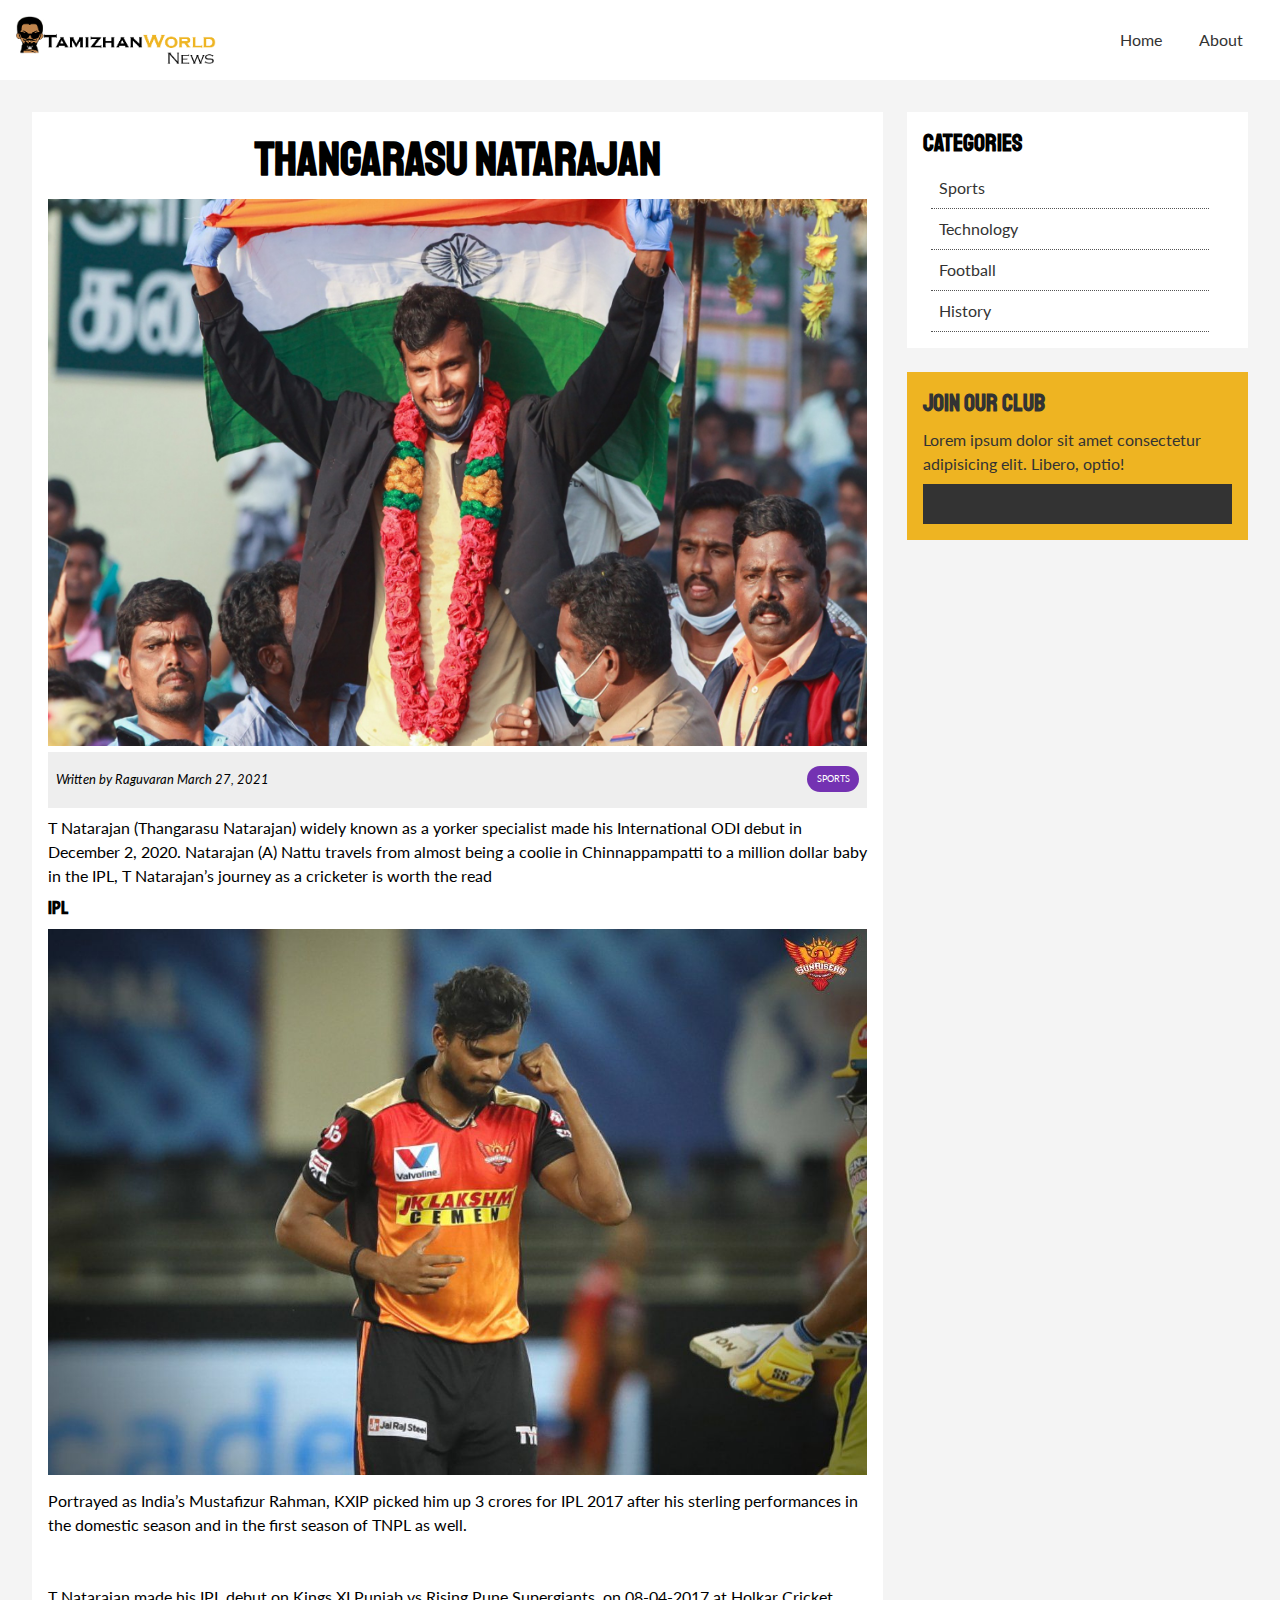
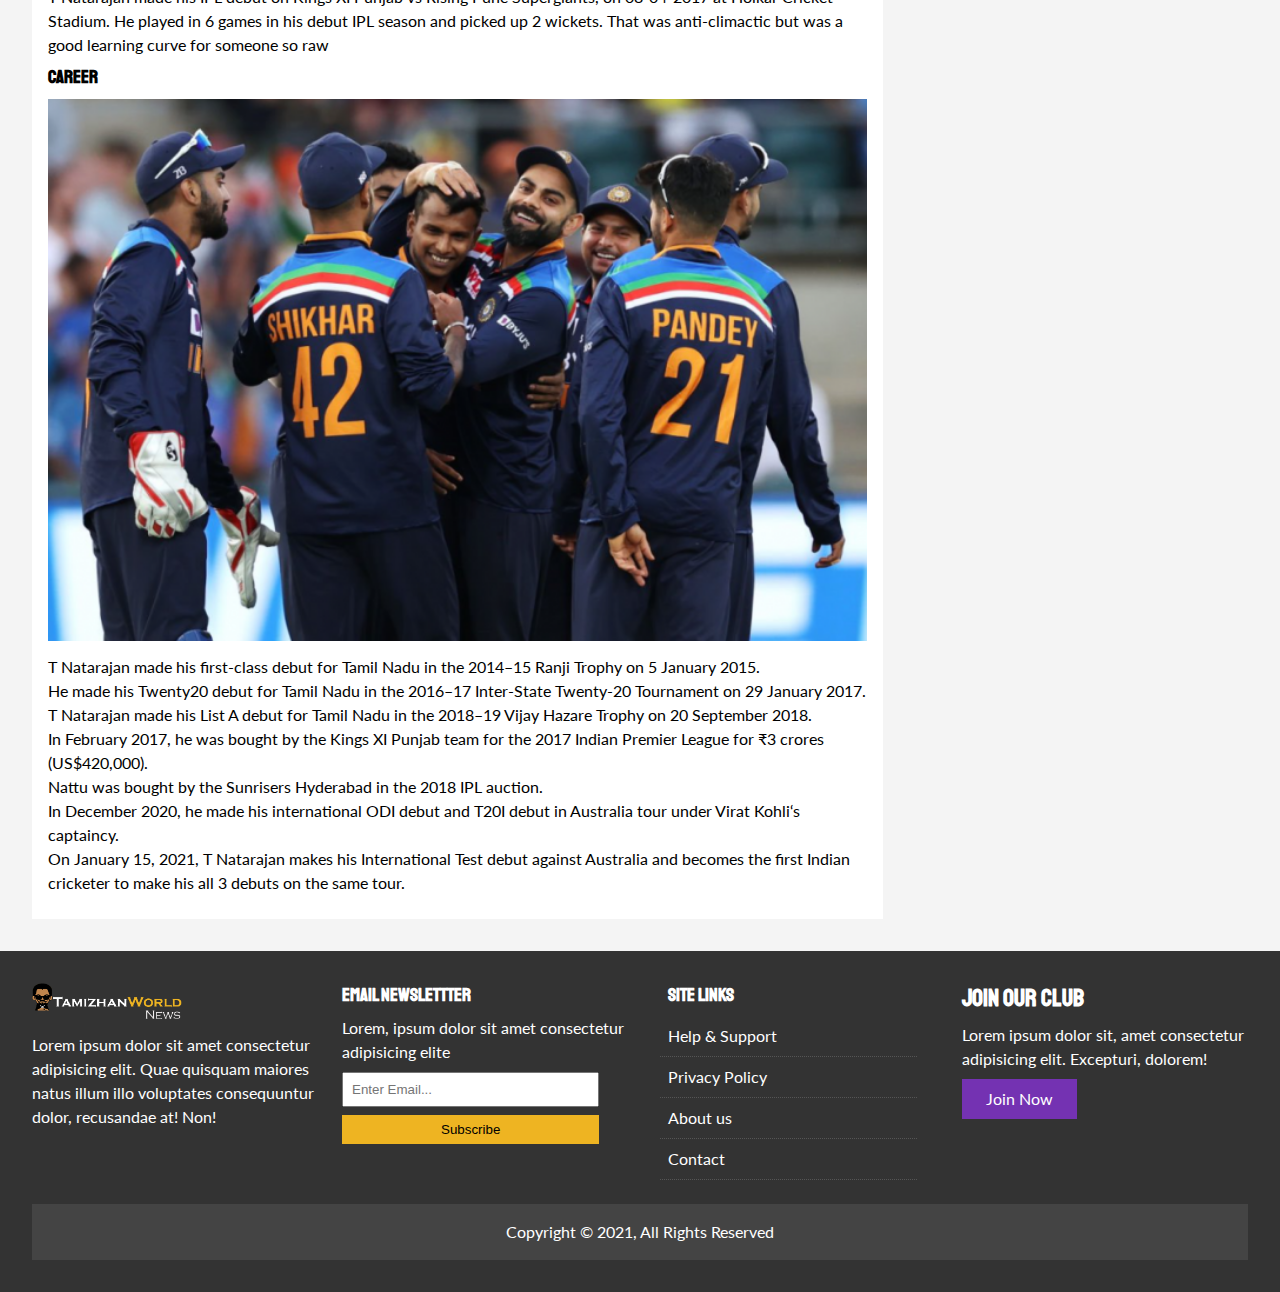
<file: nattu.html>
<!DOCTYPE html>
<html lang="en">

<head>
       <meta charset="UTF-8">
       <meta http-equiv="X-UA-Compatible" content="IE=edge">
       <meta name="viewport" content="width=device-width, initial-scale=1.0">
       <link rel="stylesheet" href="https://pro.fontawesome.com/releases/v5.10.0/css/all.css"
              integrity="sha384-AYmEC3Yw5cVb3ZcuHtOA93w35dYTsvhLPVnYs9eStHfGJvOvKxVfELGroGkvsg+p"
              crossorigin="anonymous" />
       <link href="https://fonts.googleapis.com/css?family=Lato|Staatliches" rel="stylesheet">
       <link rel="stylesheet" href="css/style.css">
       <link rel="stylesheet" media="screen and (max-width: 768px)" href="css/mobile.css">
       <link rel="shortcut icon" type="image/x-icon" href="favicon.ico">
       <title>TAMIZHANWORLD | T Natarajan </title>
</head>

<body>
       <!-- Navbar -->
       <nav id="main-nav">
              <div class="container">
                     <img src="img/logo.png" alt="logo" class="logo">
                     <div class="social">
                            <a href="https://www.facebook.com/tamiizhanworld/" target="_blank"><i
                                          class="fab fa-facebook fa-2x"></i></a>
                            <a href="https://twitter.com/tamizhanworld1" target="_blank"><i
                                          class="fab fa-twitter fa-2x"></i></a>
                            <a href="https://www.instagram.com/tamizhanworld.memes" target="_blank"><i
                                          class="fab fa-instagram fa-2x"></i></a>
                            <a href="https://t.me/tamizhanworld" target="_blank"><i
                                          class="fab fa-telegram fa-2x"></i></a>
                            <a href="https://www.youtube.com/channel/UCxXfNey7vyPsLWOIuSUCfew" target="_blank"><i
                                          class="fab fa-youtube fa-2x"></i></a>
                     </div>
                     <ul>
                            <li><a href="index.html">Home</a></li>
                            <li><a href="about.html">About</a></li>
                     </ul>
              </div>
       </nav>

       <section id="article">
              <div class="container">
                     <div class="page-container">
                            <article class="card">
                                   <h1 class="l-heading">Thangarasu Natarajan</h1>
                                   <img src="img/articles/nattu1.jpg" alt="T Natarajan">
                                   <div class="meta">
                                          <small>
                                                 <i class="fas far fa-user">Written by Raguvaran March 27, 2021</i>
                                          </small>
                                          <div class="category category-sports">Sports</div>
                                   </div>
                                   
                                   <p>T Natarajan (Thangarasu Natarajan) widely known as a yorker specialist made his International ODI debut in December 2,
                                   2020. Natarajan (A) Nattu travels from almost being a coolie in Chinnappampatti to a million dollar baby in the IPL, T
                                   Natarajan’s journey as a cricketer is worth the read</p>
                                   <h3>IPL</h3>
                                   <img src="img/articles/nattu5.jpg" alt="T Nattu IPL">
                                   <p>Portrayed as India’s Mustafizur Rahman, KXIP picked him up 3 crores for IPL 2017 after his sterling performances in the
                                   domestic season and in the first season of TNPL as well.<br><br><br>
                                   
                                   T Natarajan made his IPL debut on Kings XI Punjab vs Rising Pune Supergiants, on 08-04-2017 at Holkar Cricket Stadium.
                                   He played in 6 games in his debut IPL season and picked up 2 wickets. That was anti-climactic but was a good learning
                                   curve for someone so raw</p>
                                   <h3>CAREER</h3>
                                   <img src="img/articles/nattu3.png" alt="T Nattu IPL">
                                   <p>T Natarajan made his first-class debut for Tamil Nadu in the 2014–15 Ranji Trophy on 5 January 2015. <br>
                                          He made his Twenty20 debut for Tamil Nadu in the 2016–17 Inter-State Twenty-20 Tournament on 29 January 2017.<br>
                                          T Natarajan made his List A debut for Tamil Nadu in the 2018–19 Vijay Hazare Trophy on 20 September 2018.<br>
                                          In February 2017, he was bought by the Kings XI Punjab team for the 2017 Indian Premier League for ₹3 crores 
                                          (US$420,000).<br>
                                          Nattu was bought by the Sunrisers Hyderabad in the 2018 IPL auction.<br>
                                          In December 2020, he made his international ODI debut and T20I debut in Australia tour under Virat Kohli‘s captaincy.<br>
                                          On January 15, 2021, T Natarajan makes his International Test debut against Australia and becomes the first Indian
                                          cricketer to make his all 3 debuts on the same tour.
                                   </p>

                            </article>
                            <aside id="categories" class="card">
                                   <h2>Categories</h2>
                                   <ul class="list">
                                          <li><a href="nattu.html"><i class="fas fa-chevron-right"></i>Sports</a></li>
                                          <li><a href="article.html"><i class="fas fa-chevron-right"></i>Technology</a></li>
                                          <li><a href="football.html"><i class="fas fa-chevron-right"></i>Football</a></li>
                                          <li><a href="history.html"><i class="fas fa-chevron-right"></i>History</a></li>
                                   </ul>

                            </aside>



                            <aside class="card bg-primary">
                                   <h2>Join Our Club</h2>
                                   <p>Lorem ipsum dolor sit amet consectetur adipisicing elit. Libero, optio!</p>
                                   <a href="#" class="btn btn-dark btn-block">Join Now</a>
                            </aside>
                     </div>
              </div>
       </section>

       <!-- Footer -->
       <footer id="footer" class="py-2">
              <div class="container footer-container">
                     <div>
                            <img src="img/logo1.png" alt="Tamizhanworld">
                            <p>Lorem ipsum dolor sit amet consectetur adipisicing elit. Quae quisquam maiores natus
                                   illum illo voluptates consequuntur dolor, recusandae at! Non!</p>
                     </div>
                     <div>
                            <h3>Email Newslettter</h3>
                            <p>Lorem, ipsum dolor sit amet consectetur adipisicing elite</p>
                     <form name="contact" method="POST" data-netlify="true">
                            <input type="email" name="email" placeholder="Enter Email...">
                            <input type="submit" value="Subscribe" class="btn btn-primary">
                     </form>
                     </div>
                     <div id="list1">
                            <h3>Site Links</h3>
                            <ul class="list">
                                   <li><a href="">Help & Support</a></li>
                                   <li><a href="">Privacy Policy</a></li>
                                   <li><a href="">About us</a></li>
                                   <li><a href="">Contact</a></li>
                            </ul>
                     </div>
                     <div>
                            <h2>Join our Club</h2>
                            <p>Lorem ipsum dolor sit, amet consectetur adipisicing elit. Excepturi, dolorem!</p>
                            <a href="#" class="btn btn-secondary">Join Now</a>
                     </div>
                     <div>
                            <p>Copyright &copy; 2021, All Rights Reserved </p>
                     </div>
              </div>
       </footer>
</body>

</html>
</file>
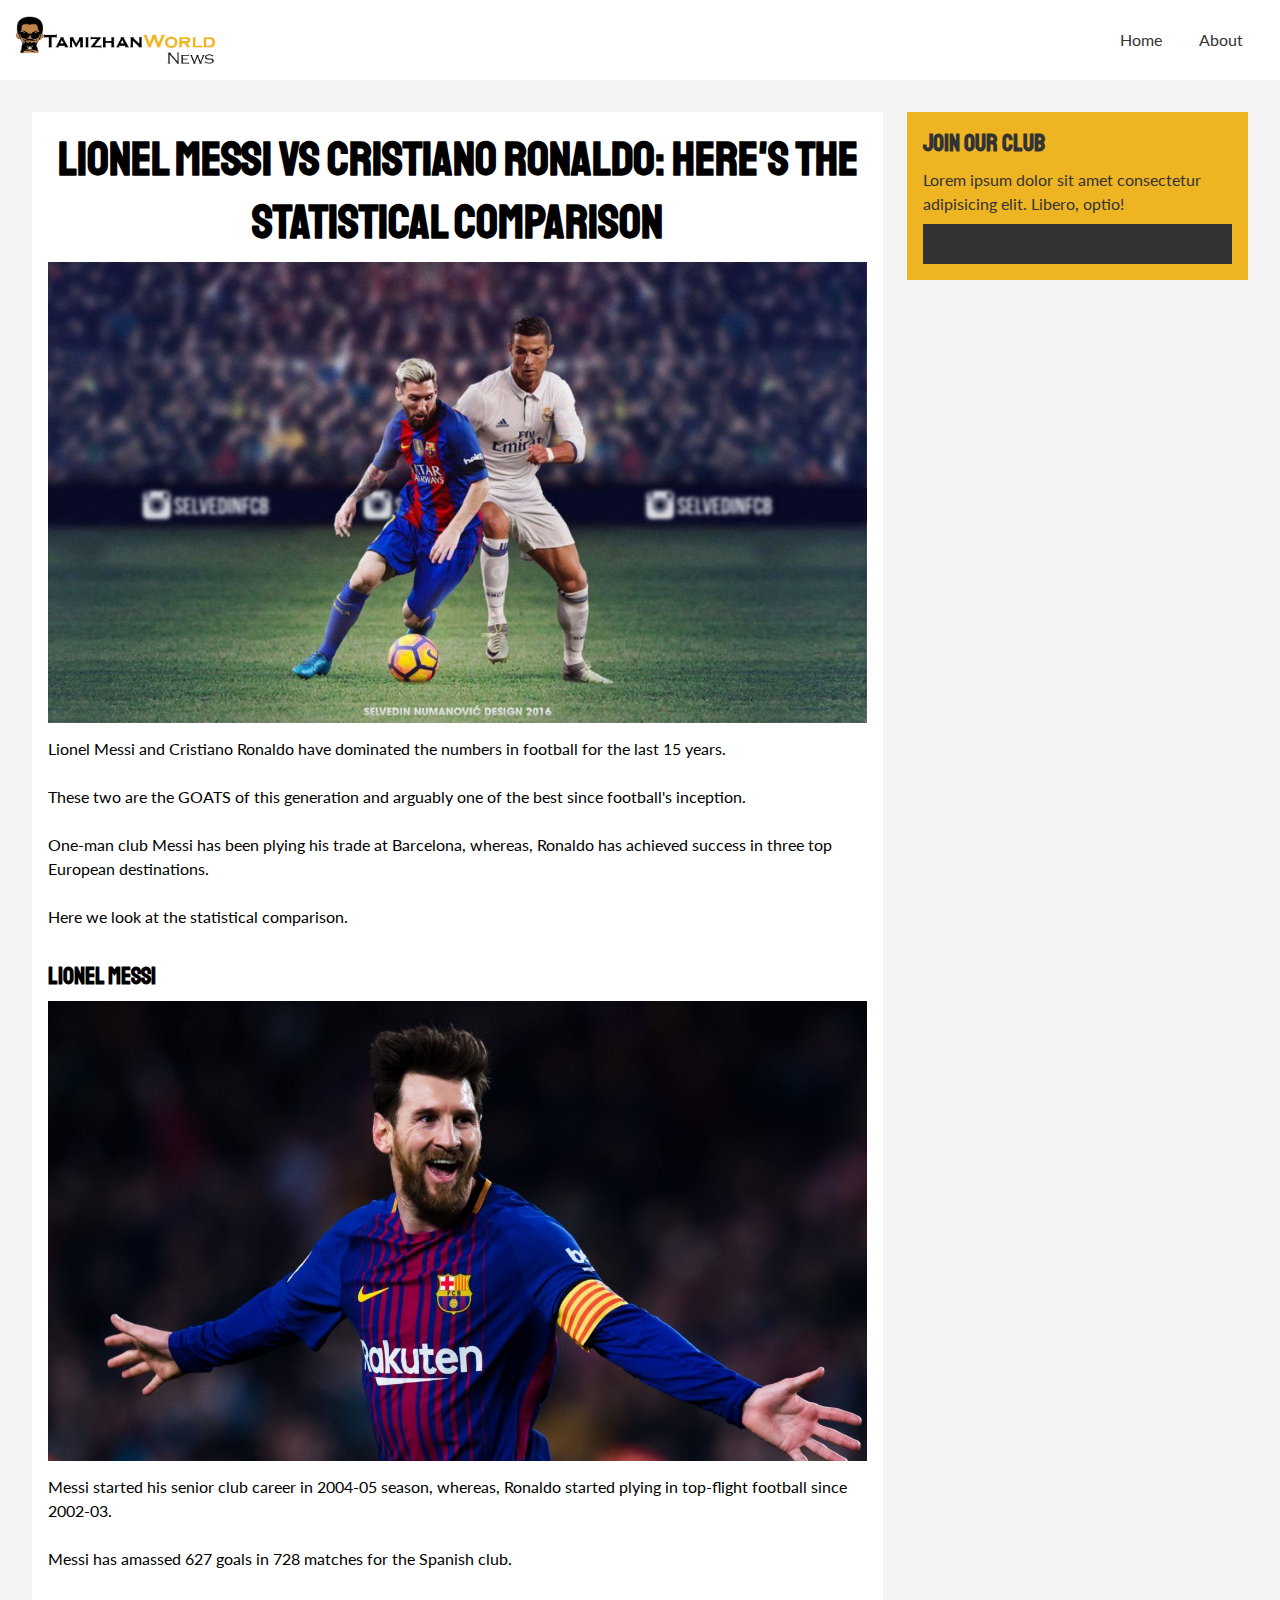
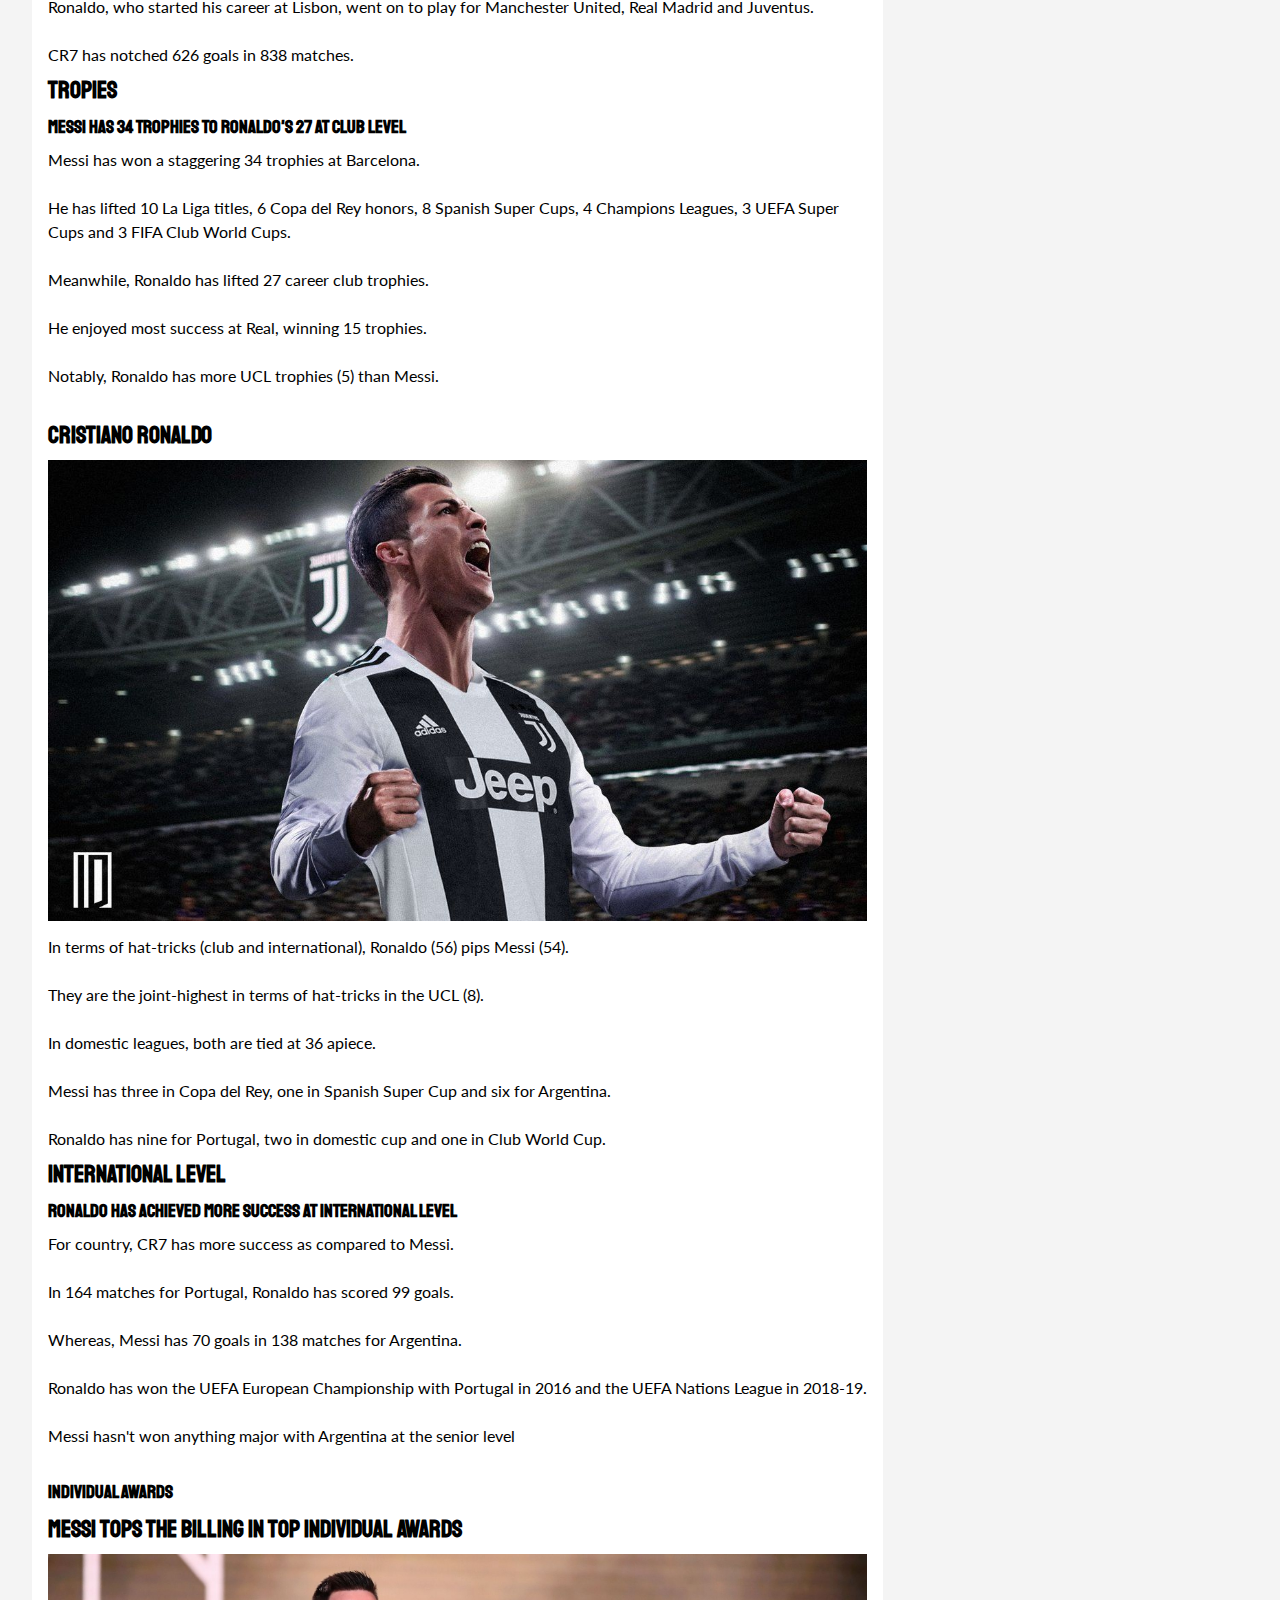
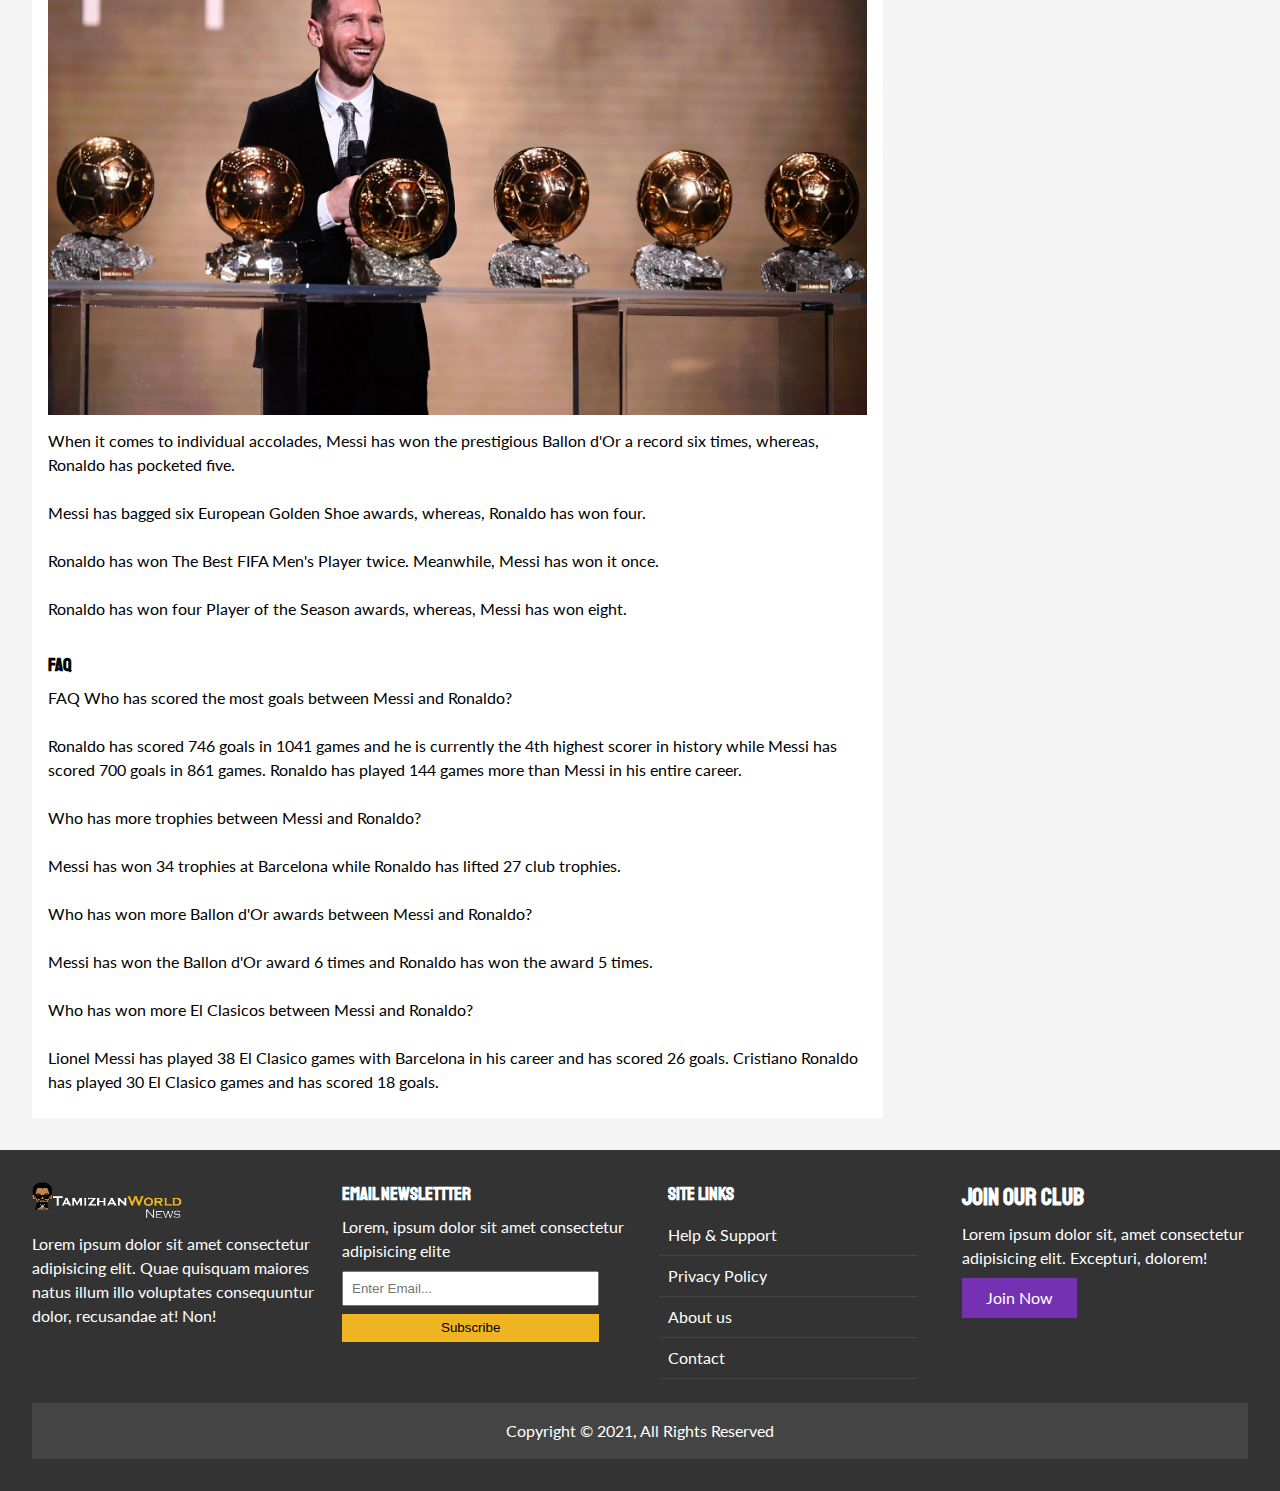
<file: readmore.html>
<!DOCTYPE html>
<html lang="en">

<head>
       <meta charset="UTF-8">
       <meta http-equiv="X-UA-Compatible" content="IE=edge">
       <meta name="viewport" content="width=device-width, initial-scale=1.0">
       <link rel="stylesheet" href="https://pro.fontawesome.com/releases/v5.10.0/css/all.css"
              integrity="sha384-AYmEC3Yw5cVb3ZcuHtOA93w35dYTsvhLPVnYs9eStHfGJvOvKxVfELGroGkvsg+p"
              crossorigin="anonymous" />
       <link href="https://fonts.googleapis.com/css?family=Lato|Staatliches" rel="stylesheet">
       <link rel="stylesheet" href="css/style.css">
       <link rel="stylesheet" media="screen and (max-width: 768px)" href="css/mobile.css">
       <link rel="shortcut icon" type="image/x-icon" href="favicon.ico">
       <title>TAMIZHANWORLD | Messi Vs Ronaldo </title>
</head>

<body>
       <!-- Navbar -->
       <nav id="main-nav">
              <div class="container">
                     <img src="img/logo.png" alt="logo" class="logo">
                     <div class="social">
                            <a href="https://www.facebook.com/tamiizhanworld/" target="_blank"><i
                                          class="fab fa-facebook fa-2x"></i></a>
                            <a href="https://twitter.com/tamizhanworld1" target="_blank"><i
                                          class="fab fa-twitter fa-2x"></i></a>
                            <a href="https://www.instagram.com/tamizhanworld.memes" target="_blank"><i
                                          class="fab fa-instagram fa-2x"></i></a>
                            <a href="https://t.me/tamizhanworld" target="_blank"><i
                                          class="fab fa-telegram fa-2x"></i></a>
                            <a href="https://www.youtube.com/channel/UCxXfNey7vyPsLWOIuSUCfew" target="_blank"><i
                                          class="fab fa-youtube fa-2x"></i></a>
                     </div>
                     <ul>
                            <li><a href="index.html">Home</a></li>
                            <li><a href="about.html">About</a></li>
                     </ul>
              </div>
       </nav>

       <section id="about">
              <div class="container">
                     <div class="page-container">
                            <article class="card">
                                   <h1 class="l-heading">Lionel Messi vs Cristiano Ronaldo: Here's the statistical comparison</h1>
                                    <img src="img/featured.jpg" alt="messi&ronaldo">
                                    <p>Lionel Messi and Cristiano Ronaldo have dominated the numbers in football for the last 15 years.<br><br>
                                   
                                   These two are the GOATS of this generation and arguably one of the best since football's inception.<br><br>
                                   
                                   One-man club Messi has been plying his trade at Barcelona, whereas, Ronaldo has achieved success in three top European
                                   destinations.<br><br>
                                   
                                   Here we look at the statistical comparison.</p>
                                   <br>
                                   <h2>LIONEL MESSI</h2>
                                   <img src="img/articles/mes.jpg" alt="Messi">
                                   <p>Messi started his senior club career in 2004-05 season, whereas, Ronaldo started plying in top-flight football since
                                   2002-03.<br><br>
                                   
                                   Messi has amassed 627 goals in 728 matches for the Spanish club.<br><br>
                                   
                                   Ronaldo, who started his career at Lisbon, went on to play for Manchester United, Real Madrid and Juventus.<br><br>
                                   
                                   CR7 has notched 626 goals in 838 matches.</p>
                                   <h2>Tropies</h2>
                                   <h3>Messi has 34 trophies to Ronaldo's 27 at club level</h3>

                                   <p>Messi has won a staggering 34 trophies at Barcelona.<br><br>
                                   
                                   He has lifted 10 La Liga titles, 6 Copa del Rey honors, 8 Spanish Super Cups, 4 Champions Leagues, 3 UEFA Super Cups and
                                   3 FIFA Club World Cups.<br><br>
                                   
                                   Meanwhile, Ronaldo has lifted 27 career club trophies.<br><br>
                                   
                                   He enjoyed most success at Real, winning 15 trophies.<br><br>
                                   
                                   Notably, Ronaldo has more UCL trophies (5) than Messi.</p><br>
                                   <h2>CRISTIANO RONALDO</h2>
                                   <img src="img/articles/ron.jpg" alt="Ronaldo">
                                   <p>In terms of hat-tricks (club and international), Ronaldo (56) pips Messi (54).<br><br>
                                   
                                   They are the joint-highest in terms of hat-tricks in the UCL (8).<br><br>
                                   
                                   In domestic leagues, both are tied at 36 apiece.<br><br>
                                   
                                   Messi has three in Copa del Rey, one in Spanish Super Cup and six for Argentina.<br><br>
                                   
                                   Ronaldo has nine for Portugal, two in domestic cup and one in Club World Cup.</p>
                                   <h2>International Level</h2>
                                   <h3>Ronaldo has achieved more success at international level</h3>
                                   
                                   <p>For country, CR7 has more success as compared to Messi.<br><br>
                                   
                                   In 164 matches for Portugal, Ronaldo has scored 99 goals.<br><br>
                                   
                                   Whereas, Messi has 70 goals in 138 matches for Argentina.<br><br>
                                   
                                   Ronaldo has won the UEFA European Championship with Portugal in 2016 and the UEFA Nations League in 2018-19.<br><br>
                                   
                                   Messi hasn't won anything major with Argentina at the senior level</p><br>

                                    <h3>Individual Awards</h3>
                                    <h2>Messi tops the billing in top individual awards</h2>
                                   <img src="img/articles/mess.jpg" alt="messi ballon d'or">
                                   <p>When it comes to individual accolades, Messi has won the prestigious Ballon d'Or a record six times, whereas, Ronaldo
                                   has pocketed five.<br><br>
                                   
                                   Messi has bagged six European Golden Shoe awards, whereas, Ronaldo has won four.<br><br>
                                   
                                   Ronaldo has won The Best FIFA Men's Player twice. Meanwhile, Messi has won it once.<br><br>
                                   
                                   Ronaldo has won four Player of the Season awards, whereas, Messi has won eight.</p><br>
                                   

                                          <h3>FAQ</h3>
                                          <p>FAQ
                                          
                                          
                                          Who has scored the most goals between Messi and Ronaldo?<br><br>
                                          
                                          
                                          Ronaldo has scored 746 goals in 1041 games and he is currently the 4th highest scorer in history while Messi has scored
                                          700 goals in 861 games. Ronaldo has played 144 games more than Messi in his entire career.<br><br>
                                          
                                          
                                          
                                          Who has more trophies between Messi and Ronaldo?<br><br>
                                          
                                          
                                          Messi has won 34 trophies at Barcelona while Ronaldo has lifted 27 club trophies.<br><br>
                                          
                                          
                                          
                                          Who has won more Ballon d'Or awards between Messi and Ronaldo?<br><br>
                                          
                                          
                                          Messi has won the Ballon d'Or award 6 times and Ronaldo has won the award 5 times.<br><br>
                                          
                                          
                                          
                                          Who has won more El Clasicos between Messi and Ronaldo?<br><br>
                                          
                                          
                                          Lionel Messi has played 38 El Clasico games with Barcelona in his career and has scored 26 goals. Cristiano Ronaldo has
                                          played 30 El Clasico games and has scored 18 goals.</p>
                            </article>
                            <aside class="card bg-primary">
                                   <h2>Join Our Club</h2>
                                   <p>Lorem ipsum dolor sit amet consectetur adipisicing elit. Libero, optio!</p>
                                   <a href="#" class="btn btn-dark btn-block">Join Now</a>
                            </aside>
                     </div>
              </div>
       </section>

       <!-- Footer -->
       <footer id="footer" class="py-2">
              <div class="container footer-container">
                     <div>
                            <img src="img/logo1.png" alt="Tamizhanworld">
                            <p>Lorem ipsum dolor sit amet consectetur adipisicing elit. Quae quisquam maiores natus
                                   illum illo voluptates consequuntur dolor, recusandae at! Non!</p>
                     </div>
                     <div>
                            <h3>Email Newslettter</h3>
                            <p>Lorem, ipsum dolor sit amet consectetur adipisicing elite</p>
                     <form name="contact" method="POST" data-netlify="true">
                            <input type="email" name="email" placeholder="Enter Email...">
                            <input type="submit" value="Subscribe" class="btn btn-primary">
                     </form>
                     </div>
                     <div id="list1">
                            <h3>Site Links</h3>
                            <ul class="list">
                                   <li><a href="">Help & Support</a></li>
                                   <li><a href="">Privacy Policy</a></li>
                                   <li><a href="">About us</a></li>
                                   <li><a href="">Contact</a></li>
                            </ul>
                     </div>
                     <div>
                            <h2>Join our Club</h2>
                            <p>Lorem ipsum dolor sit, amet consectetur adipisicing elit. Excepturi, dolorem!</p>
                            <a href="#" class="btn btn-secondary">Join Now</a>
                     </div>
                     <div>
                            <p>Copyright &copy; 2021, All Rights Reserved </p>
                     </div>
              </div>
       </footer>
</body>

</html>
</file>
<file: css/style.css>
:root{
       --primary-color:#eeb422;
       --secondary-color:#7432b2;
       --lite-color:#f4f4f4;
       --dark-color:#333;
       --max-width:1300px;
}
.category{
       --sports-color:#7432b2;
       --ent-color:#f99500;
       --tech-color:rgb(0, 119, 255);
       --history-color:lightcoral;
}
*{
       margin: 0;
       padding: 0;
       box-sizing: border-box;
}
body{
       font-family: 'Lato', sans-serif;
       line-height:1.5;
       background-color:var(--lite-color);
}

a{
       color:var(--dark-color);
       text-decoration:none;
}
ul{
       list-style: none;
}
p{
       margin:.5rem 0;
}
img{
       width:100%;
}
h1, h2, h3, h4, h5, h6{
       font-family: 'Staatliches', cursive;
       margin-bottom: .55rem;
       line-height:1.3;
}

/* Utility */
.container{
       max-width: var(--max-width);
       margin: 0;
       padding:0 2rem;
       overflow: hidden;
}
/* Category */
.category{
   display:inline-block;
   color:white;
   font-size: 0.55rem;
   text-transform: uppercase;
   padding:0.4rem 0.6rem;
   border-radius:15px;
   margin-bottom: 0.5rem;
}
.category-sports{ 
 background-color: var(--sports-color);
}
.category-ent{ 
 background-color: var(--ent-color);
}
.category-tech{ 
 background-color: var(--tech-color);
}
.category-history{
  background-color: var(--history-color);    
}
/* Button */
.btn{
   display:inline-block;
   border:none;
   background-color: var(--dark-color);
   padding: 0.5em 1.5rem;
}
.btn:hover{
       opacity: 0.7;
       color:black
}
.btn-light{background:var(--lite-color)}
.btn-primary{background:var(--primary-color)}
.btn-secondary{background:var(--secondary-color)}
.btn-block{
       display:block;
       width:100%;
       text-align:center;
       color: #eee;
}

/* Card */
.card{
       background:#fff;
       padding:1rem;
}
.card a:hover{
       color:var(--secondary-color);
}
.bg-dark{
       background:var(--dark-color);
       color:var(--lite-color);
}

.bg-primary{
       background:var(--primary-color);
       color:var(--lite-color);
}
.bg-secondary{
       background:var(--secondary-color);
       color:var(--lite-color);
}
.py-1{ padding: 1.5rem 0;}
.py-2{ padding: 2rem 0;}
.py-3{ padding: 3rem 0;}
.p-1{ padding: 1.5rem;}
.p-2{ padding: 2rem ;}
.p-3{ padding: 3rem ;}

.l-heading{
       font-size: 3rem;
       text-align: center;

}

.bg-dark h1,
.bg-dark h2,
.bg-dark h3,
.bg-dark a,
.bg-secondary h1,
.bg-secondary h2,
.bg-secondary h3,
.bg-secondary a{
      color: #fff;
}
.bg-primary h1,
.bg-primary h2,
.bg-primary h3,
.bg-primary a,
.bg-primary p{
       color:#333;
}
.list li{
       padding:.5rem .5rem ;
       margin-left: .5rem;
       border-bottom: #555 dotted 1px;
       width:90%;
}
.list li a:hover{
       color: var(--primary-color) !important;
}

#list1 h3{
       margin-left: 1rem;

}
/* About */
.page-container {
   display:grid;
   grid-template-columns: 5fr 2fr;
   margin: 2rem 0;
   grid-gap: 1.5rem;
}
.page-container > *:first-child{
       grid-row: 1 / span 3;
}

/* Navigation */
#main-nav{
       background:#fff;
       position: sticky;
       top: 0;
       z-index: 2;
}

#main-nav .container{
       display:grid;
       grid-template-columns: 6fr 3fr 2fr;
       padding:1rem;
       align-items:center;
}
#main-nav .logo{
    width:200px;
}
#main-nav ul {
   justify-self: end;
   display: flex;
}

#main-nav ul li a{
    padding:1rem;
    margin-right: .3rem;
}
#main-nav ul li a.current {
       background:var(--primary-color);
       border-radius: 25px;
       color:#fff
}
#main-nav ul li a:hover{
    background-color: var(--lite-color);
    border-radius: 25px;
    color: var(--dark-color);
}
#main-nav ul li a.current:hover {
    background:var(--primary-color);
    color:#fff
}      

#main-nav .social{
       justify-self: center;
}
.social i{
       color: #777;
       margin-right: .5rem;
}
.social i:hover{
    color: var(--primary-color);
}
/* ShowCase */
#showcase{
  color :#fff;
  background:var(--dark-color);
  padding:2rem;
  position: relative;
}
#showcase::before{
       content:' ';
       background:url(../img/featured.jpg) no-repeat center/cover;
       position: absolute;
       top: 0;
       left: 0;
       background-position-y: -25px;
       width:100%;
       height: 100%;
       opacity: 0.7;
}
#showcase .showcase-container{
       display:grid;
       grid-template-columns: repeat(2, 1fr);
       justify-content: center;
       align-items: center;
       height:55vh;
}
#showcase .showcase-content{
       z-index: 1;
}

#showcase .showcase-content p{
       margin-bottom: 1rem;
}

/* Home Articles */

#home-article .article-container{
       display:grid;
       grid-template-columns:repeat(3, 1fr);
       grid-gap: 1rem;
}
#home-article .article-container > *:first-child,
#home-article .article-container > *:last-child{
      display:grid;
      grid-template-columns: repeat(2, 1fr);
      grid-gap: 1rem;
      grid-column: 1 / span 2;
      align-items: center;
}
#home-article .article-container > *:last-child{
       grid-column: 2 / span 2;
}
#article .meta{
       display:flex;
       justify-content: space-between;
       align-items: center;
       background: #eee;
       padding:0.5rem;
}
#article .meta .category{
       margin-top:0.4rem;
}


/* Footer */
#footer{
       background:var(--dark-color);
       color:#fff
}

#footer img{
       width:150px;
}
#footer a{
       color:#fff;
}
#footer .footer-container{
       display:grid;
       grid-template-columns: repeat(4, 1fr);
       grid-gap: 1.5rem;
}
#footer .footer-container > *:last-child{
       background:#444;
       grid-column: 1 / span 4;
       text-align: center;
       padding:.5rem;
       font-size: 1rem;
}
#footer .footer-container input[type=email]{
       width:90%;
       padding:0.5rem;
       margin-bottom:0.5rem;
}
#footer .footer-container input[type=submit]{
       width:90%;
}
</file>
<file: css/mobile.css>
/* Navigation */
#main-nav .social {
  display: none;
}

#main-nav .container {
  grid-template-columns: 1fr;
  grid-gap: 1.2rem;
}

#main-nav ul,
#main-nav .logo {
  justify-self: center;
}

#main-nav ul li a {
  padding: 0.50rem;
}

#home-article .article-container {
  grid-template-columns: repeat(2, 1fr);
}

#home-article .article-container > *:first-child,
#home-article .article-container > *:last-child {
  grid-template-columns: 1fr;
  grid-column: 1;
}

@media(max-width: 600px) {
  /* Stack Grid Items */
  #showcase .showcase-container,
  #home-article .article-container,
  #footer .footer-container {
    grid-template-columns: 1fr;
  }

  #footer .footer-container > *:last-child {
    grid-column: 1;
  }

  #footer .footer-container > *:first-child,
  #footer .footer-container > *:nth-child(2){
    border-bottom: #444 dotted 1px;
    padding-bottom: 1rem;
  }

  .page-container {
    grid-template-columns: 1fr;
    text-align: center;
  }

  .page-container > *:first-child {
    grid-row: 1;
  }

  .l-heading {
    font-size: 2rem;
  }
}
</file>
